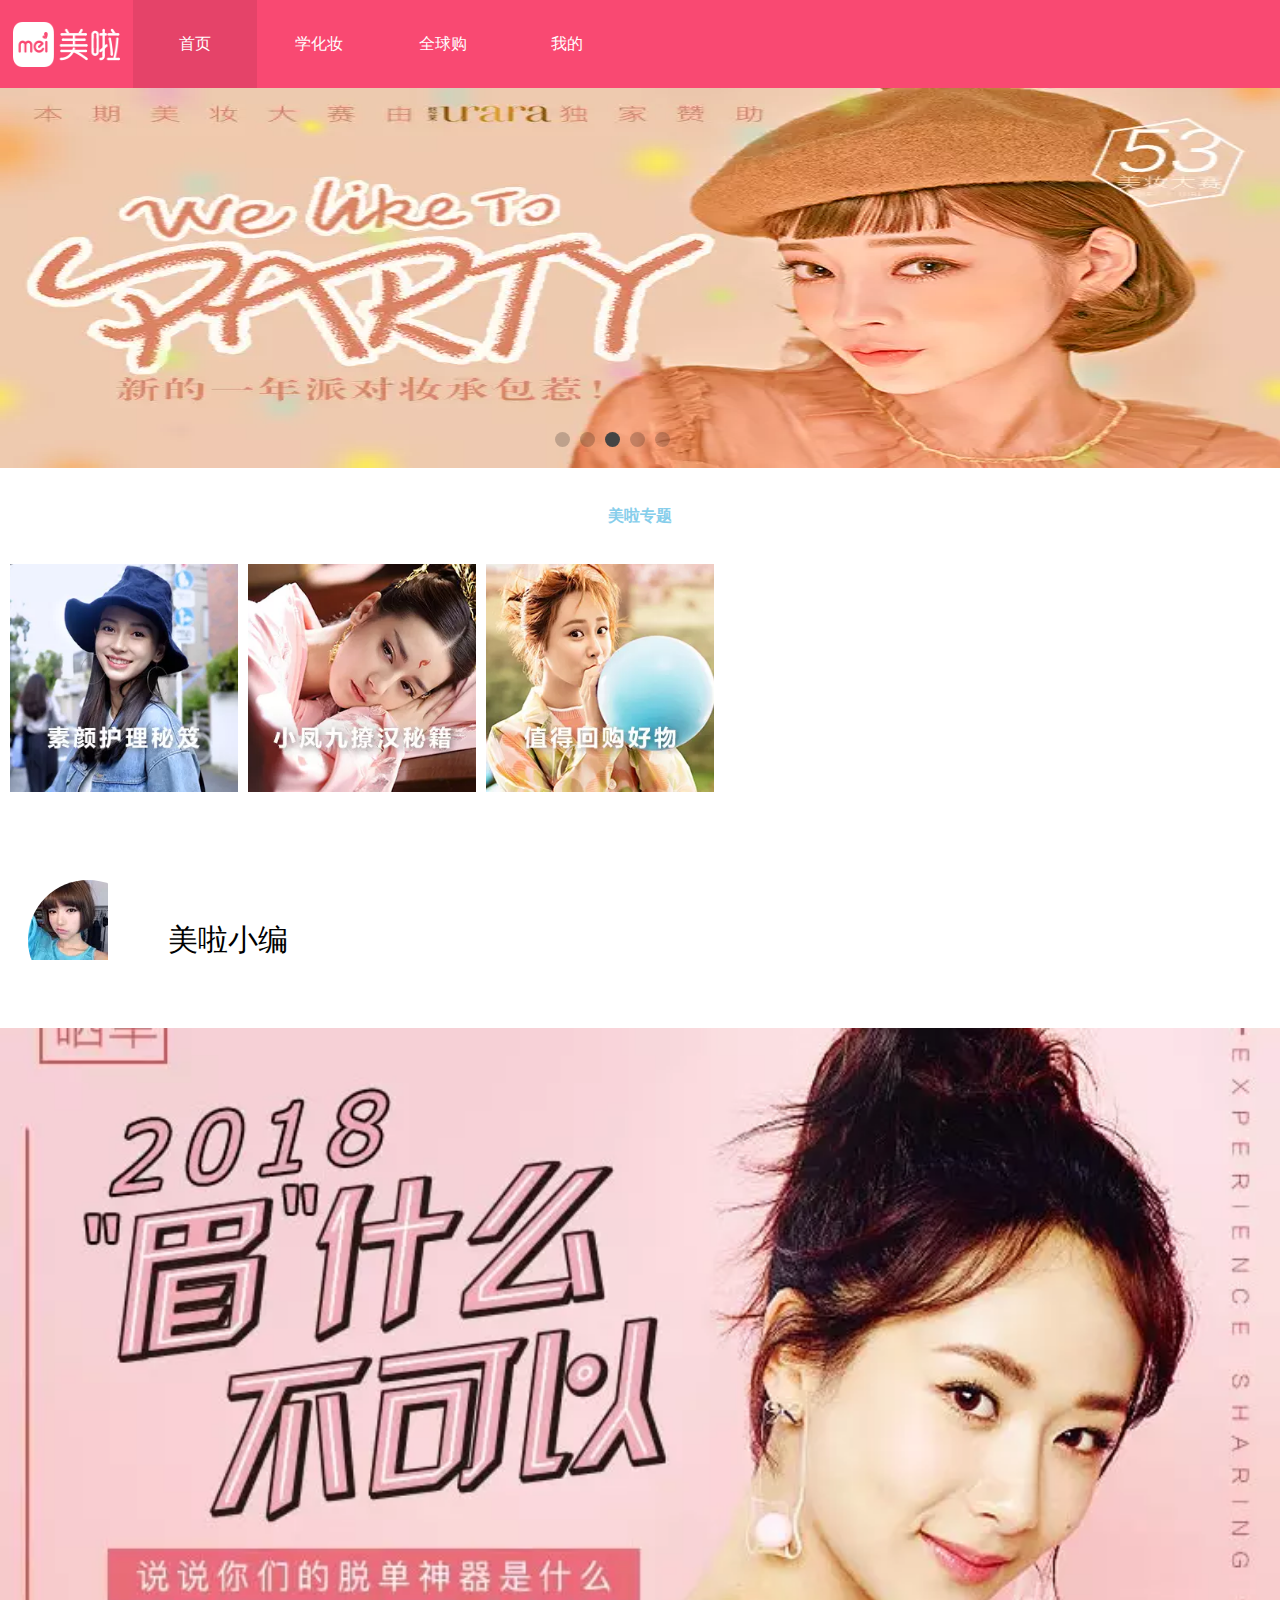
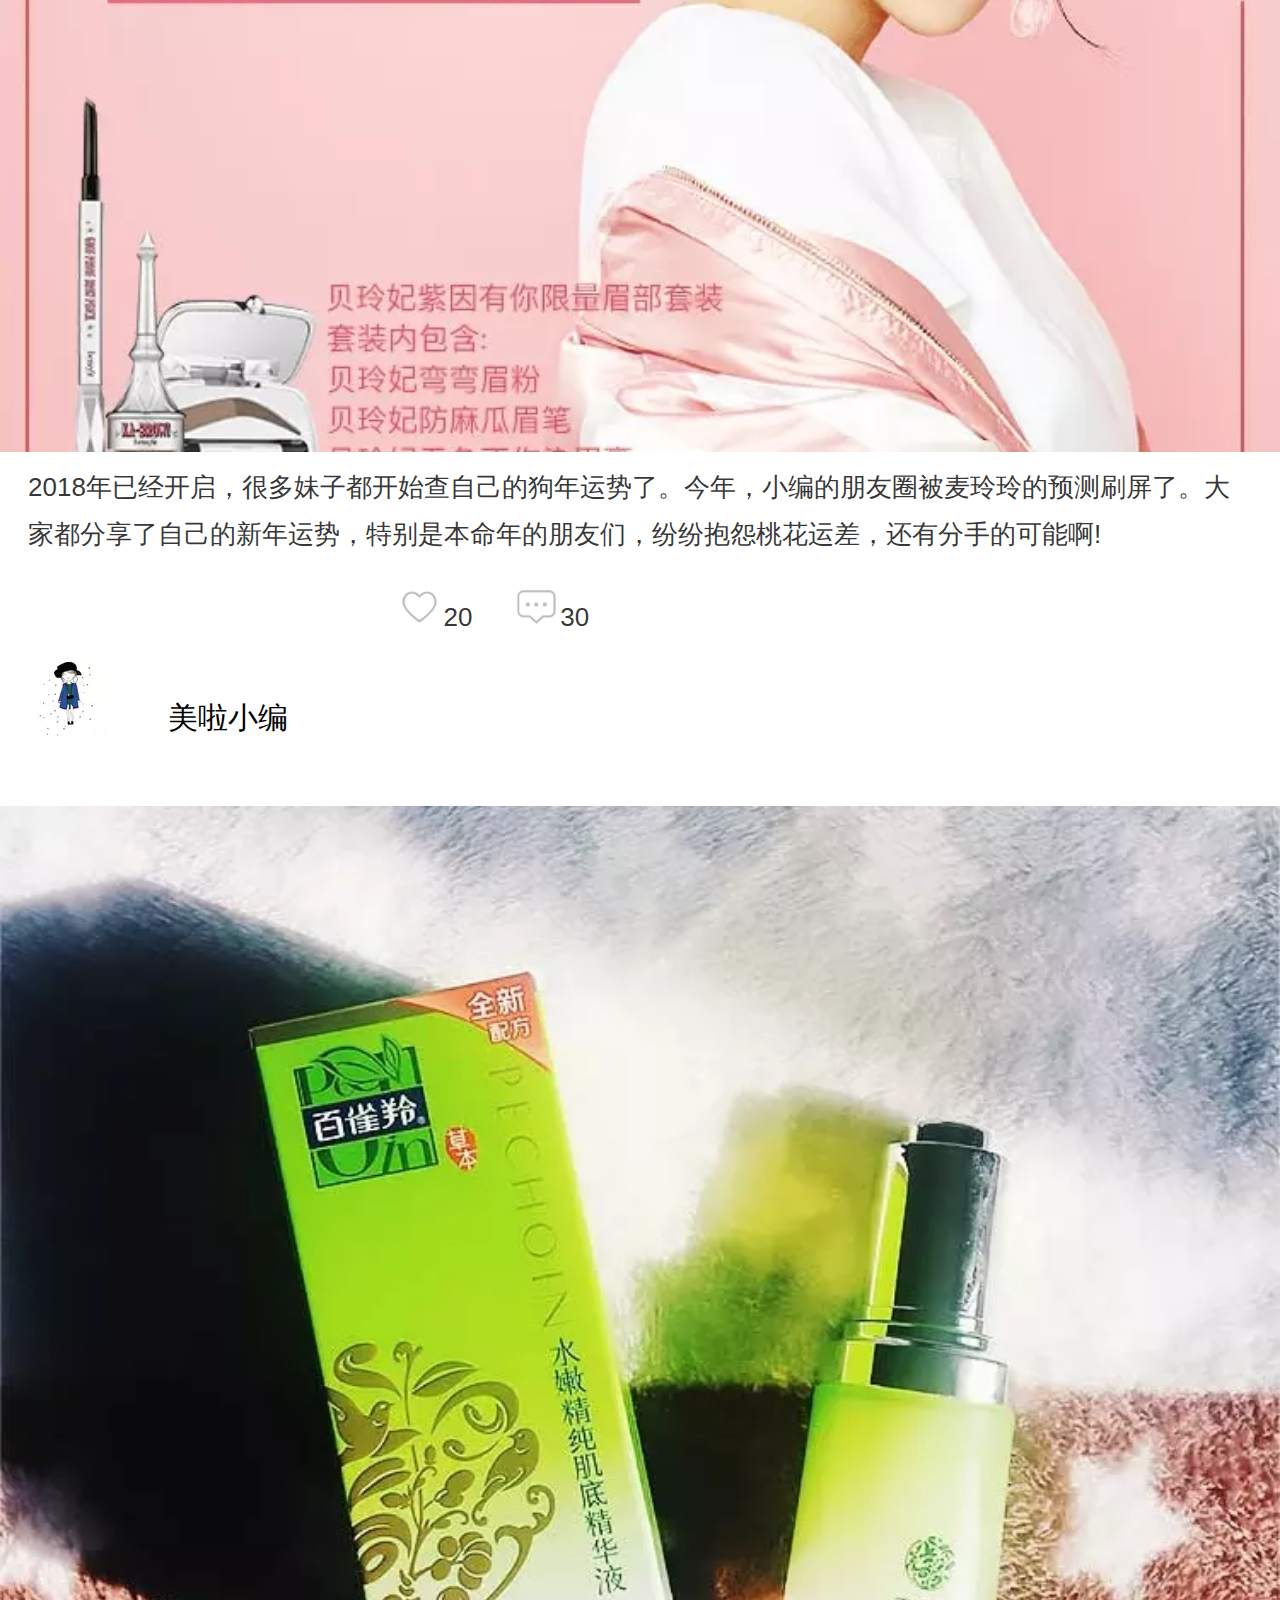
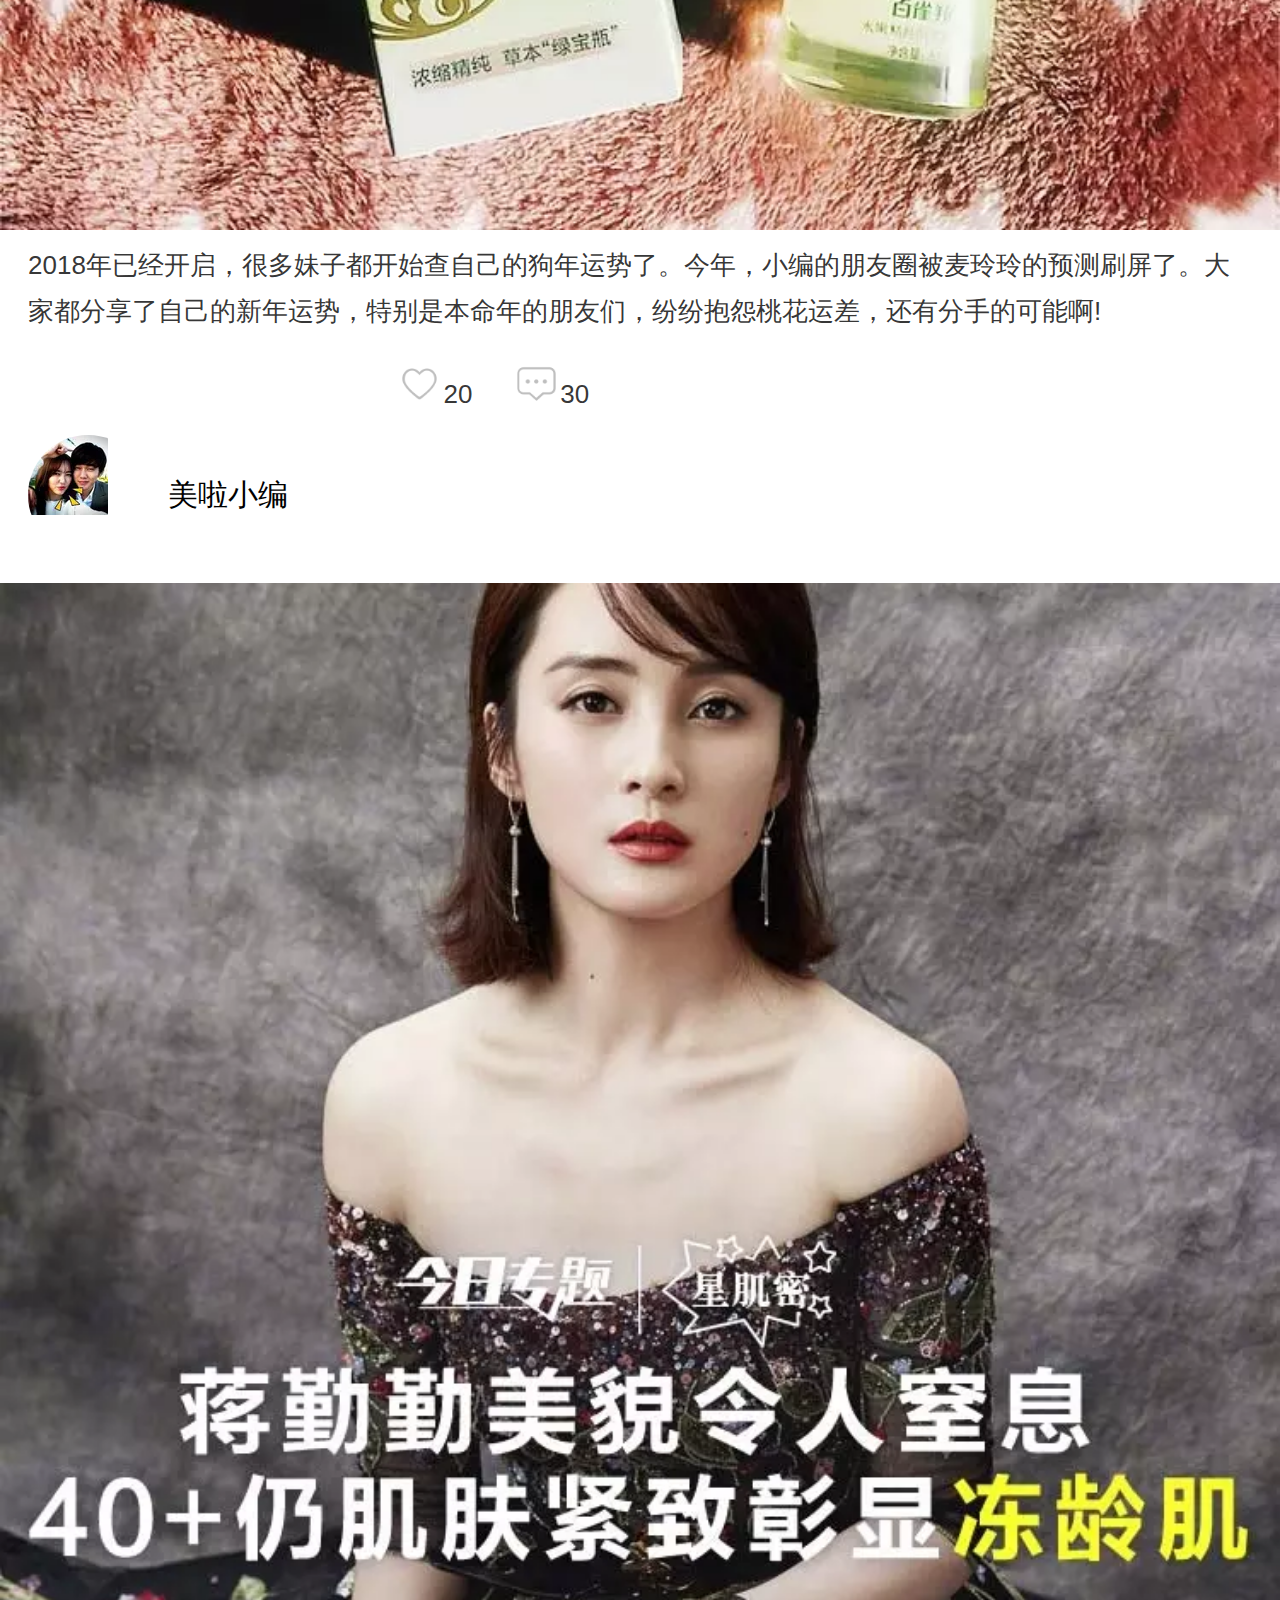
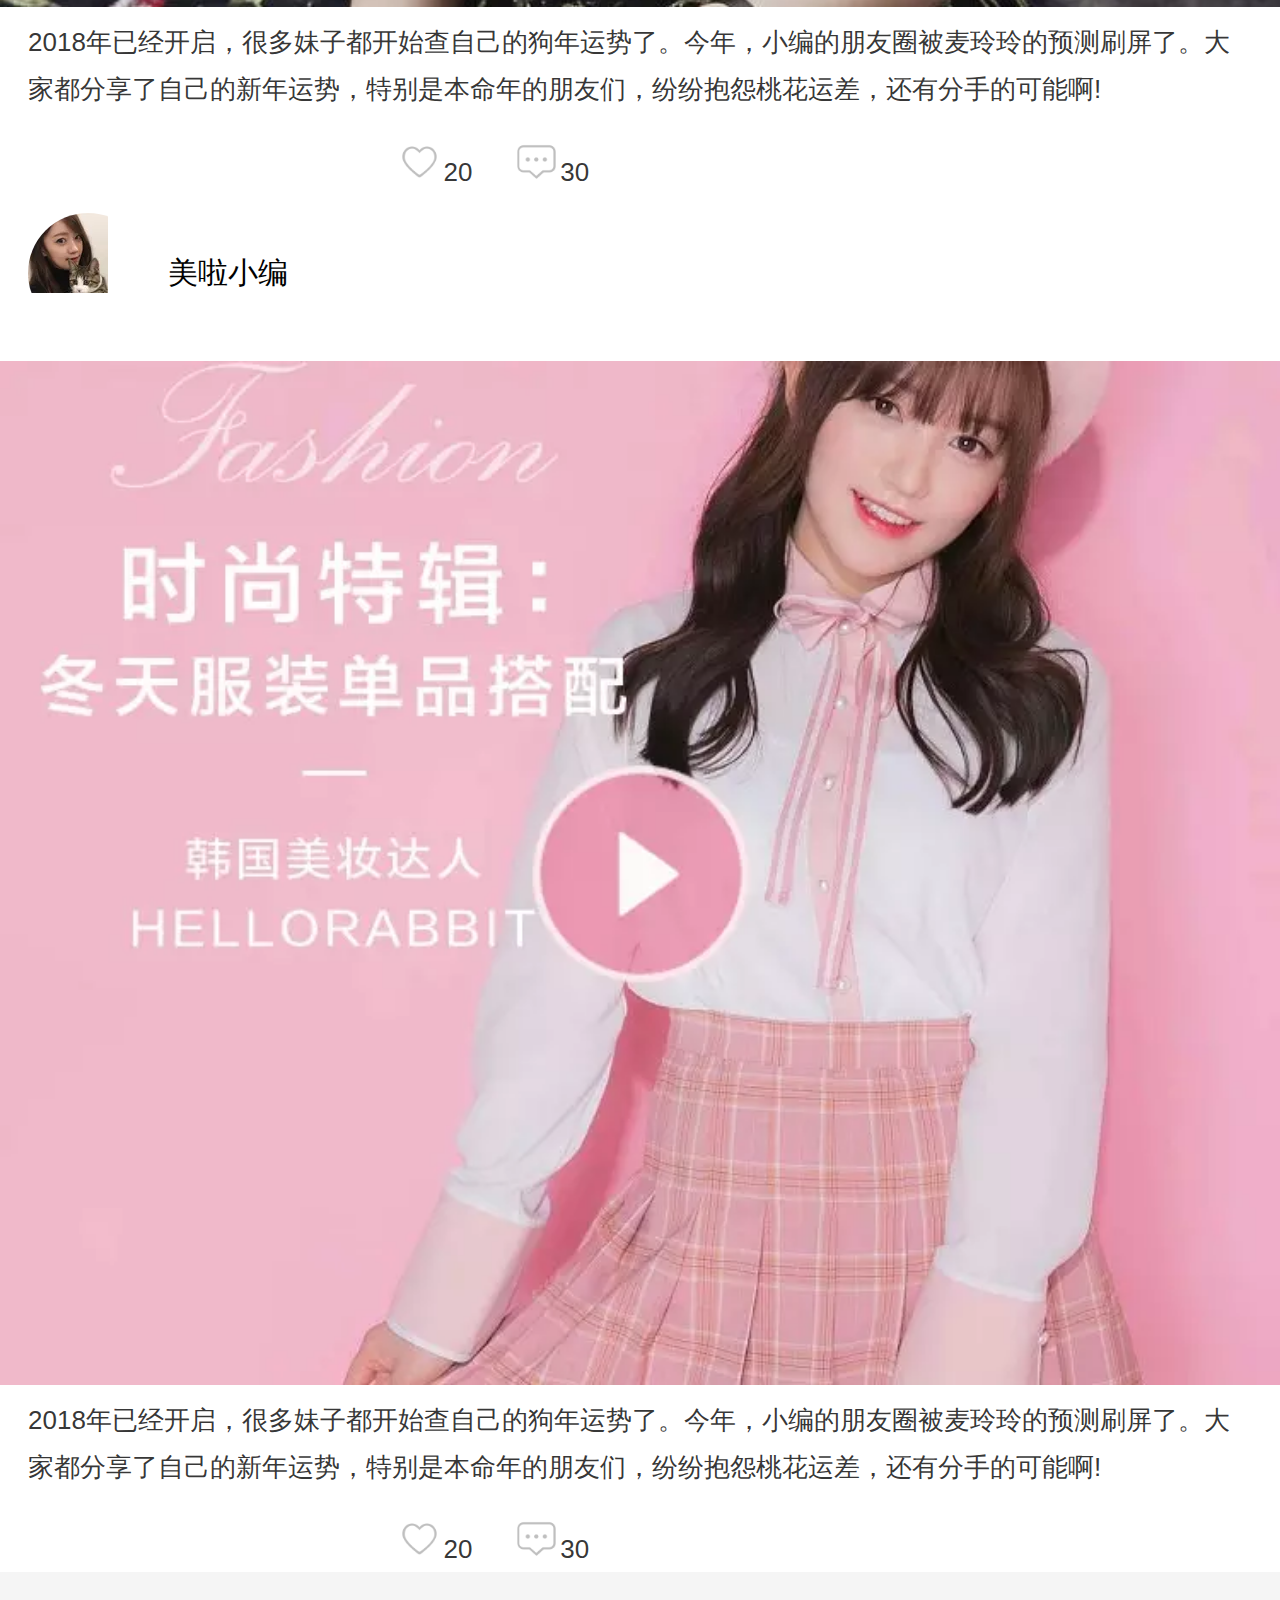
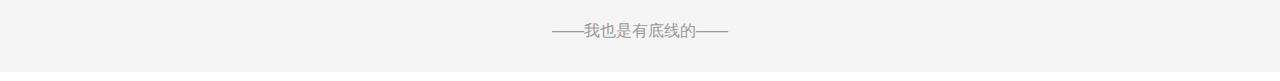
<file: index.html>
<!DOCTYPE html>
<html lang="en">
<head>
	<meta charset="UTF-8">
	<title>首页</title>
	<link rel="shortcut icon" href="img/1.ico" >
	<meta name="viewport" content="width=device-width,user-scalable=no,initial-scale=1.0,maximum-	scale=1.0,minimum-scale=1.0">
	<meta http-equiv="X-UA-Compatible" content="ie=edge">
	<link rel="stylesheet" type="text/css" href="css/index.css">
	<link rel="stylesheet" type="text/css" href="css/base.css">
	<script type="text/javascript" src="js/rem.js"></script>
</head>
<body>
	<header>
		<a href="" class="a">
			<img src="img/icon.png" alt="">
		</a>
		<ul >
			<li class="head1"><a href="index.html">首页</a></li>
			<li class="head"><a href="classf.html">学化妆</a></li>
			<li class="head"><a href="gou.html">全球购</a></li>
			<li class="head"><a href="wo.html">我的</a></li>
		</ul>	
	</header>
	<div class="banner">
		<a href="">
			<img src="img/banner.jpg" alt="">
		</a>
		<div class="dian">
			<div></div>
			<div></div>
			<div style="background-color: #444;opacity: 1;"></div>
			<div></div>
			<div></div>
		</div>
	</div>
	<div class="zhong">
		<h2>美啦专题</h2>
	</div>
	<ul class="bb">
		<li class="tu">
			<a href=""><img src="img/b/b1.jpg" alt=""></a>
		</li>
		<li class="tu">
			<a href=""><img src="img/b/b2.jpg" alt=""></a>
		</li>
		<li class="tu">
			<a href=""><img src="img/b/b3.jpg" alt=""></a>
		</li>
	</ul>
	<!-- <div class="box"></div> -->
	<div class="bo">
		<section>
			<div class="imm"><img src="img/c/t1.jpg" alt=""></div>
			<span>美啦小编</span>
		</section>
		<div class="box_1"><img src="img/c/c1.jpg" alt="" ></div>
		<p>2018年已经开启，很多妹子都开始查自己的狗年运势了。今年，小编的朋友圈被麦玲玲的预测刷屏了。大家都分享了自己的新年运势，特别是本命年的朋友们，纷纷抱怨桃花运差，还有分手的可能啊!</p>
		<div class="zan">
			<div>
				<a href="">
					<img src="img/c/soucang.png">
					<span>20</span>
				</a>
				<a href="">
					<img src="img/c/liuyan.png">
					<span>30</span>
				</a>
			</div>
		</div>
	</div>
	<div class="bo">
		<section>
			<div class="imm"><img src="img/c/t2.jpg" alt=""></div>
			<span>美啦小编</span>
		</section>
		<div class="box_1"><img src="img/c/c2.jpg" alt=""></div>
		<p>2018年已经开启，很多妹子都开始查自己的狗年运势了。今年，小编的朋友圈被麦玲玲的预测刷屏了。大家都分享了自己的新年运势，特别是本命年的朋友们，纷纷抱怨桃花运差，还有分手的可能啊!</p>
		<div class="zan">
			<div>
				<a href="">
					<img src="img/c/soucang.png">
					<span>20</span>
				</a>
				<a href="">
					<img src="img/c/liuyan.png">
					<span>30</span>
				</a>
			</div>
		</div>
	</div>
	<div class="bo">
		<section>
			<div class="imm"><img src="img/c/t3.jpg" alt=""></div>
			<span>美啦小编</span>
		</section>
		<div class="box_1"><img src="img/c/c3.jpg" alt=""></div>
		<p>2018年已经开启，很多妹子都开始查自己的狗年运势了。今年，小编的朋友圈被麦玲玲的预测刷屏了。大家都分享了自己的新年运势，特别是本命年的朋友们，纷纷抱怨桃花运差，还有分手的可能啊!</p>
		<div class="zan">
			<div>
				<a href="">
					<img src="img/c/soucang.png">
					<span>20</span>
				</a>
				<a href="">
					<img src="img/c/liuyan.png">
					<span>30</span>
				</a>
			</div>
		</div>
	</div>
	<div class="bo" style="margin-bottom: 10px;">
		<section>
			<div class="imm"><img src="img/c/t5.jpg" alt=""></div>
			<span>美啦小编</span>
		</section>
		<div class="box_1"><img src="img/c/c5.jpg" alt=""></div>
		<p>2018年已经开启，很多妹子都开始查自己的狗年运势了。今年，小编的朋友圈被麦玲玲的预测刷屏了。大家都分享了自己的新年运势，特别是本命年的朋友们，纷纷抱怨桃花运差，还有分手的可能啊!</p>
		<div class="zan">
			<div>
				<a href="">
					<img src="img/c/soucang.png">
					<span>20</span>
				</a>
				<a href="">
					<img src="img/c/liuyan.png">
					<span>30</span>
				</a>
			</div>
		</div>
	</div>
	<footer>
		<span>——我也是有底线的——</span>
	</footer>
</body>
</html>
</file>
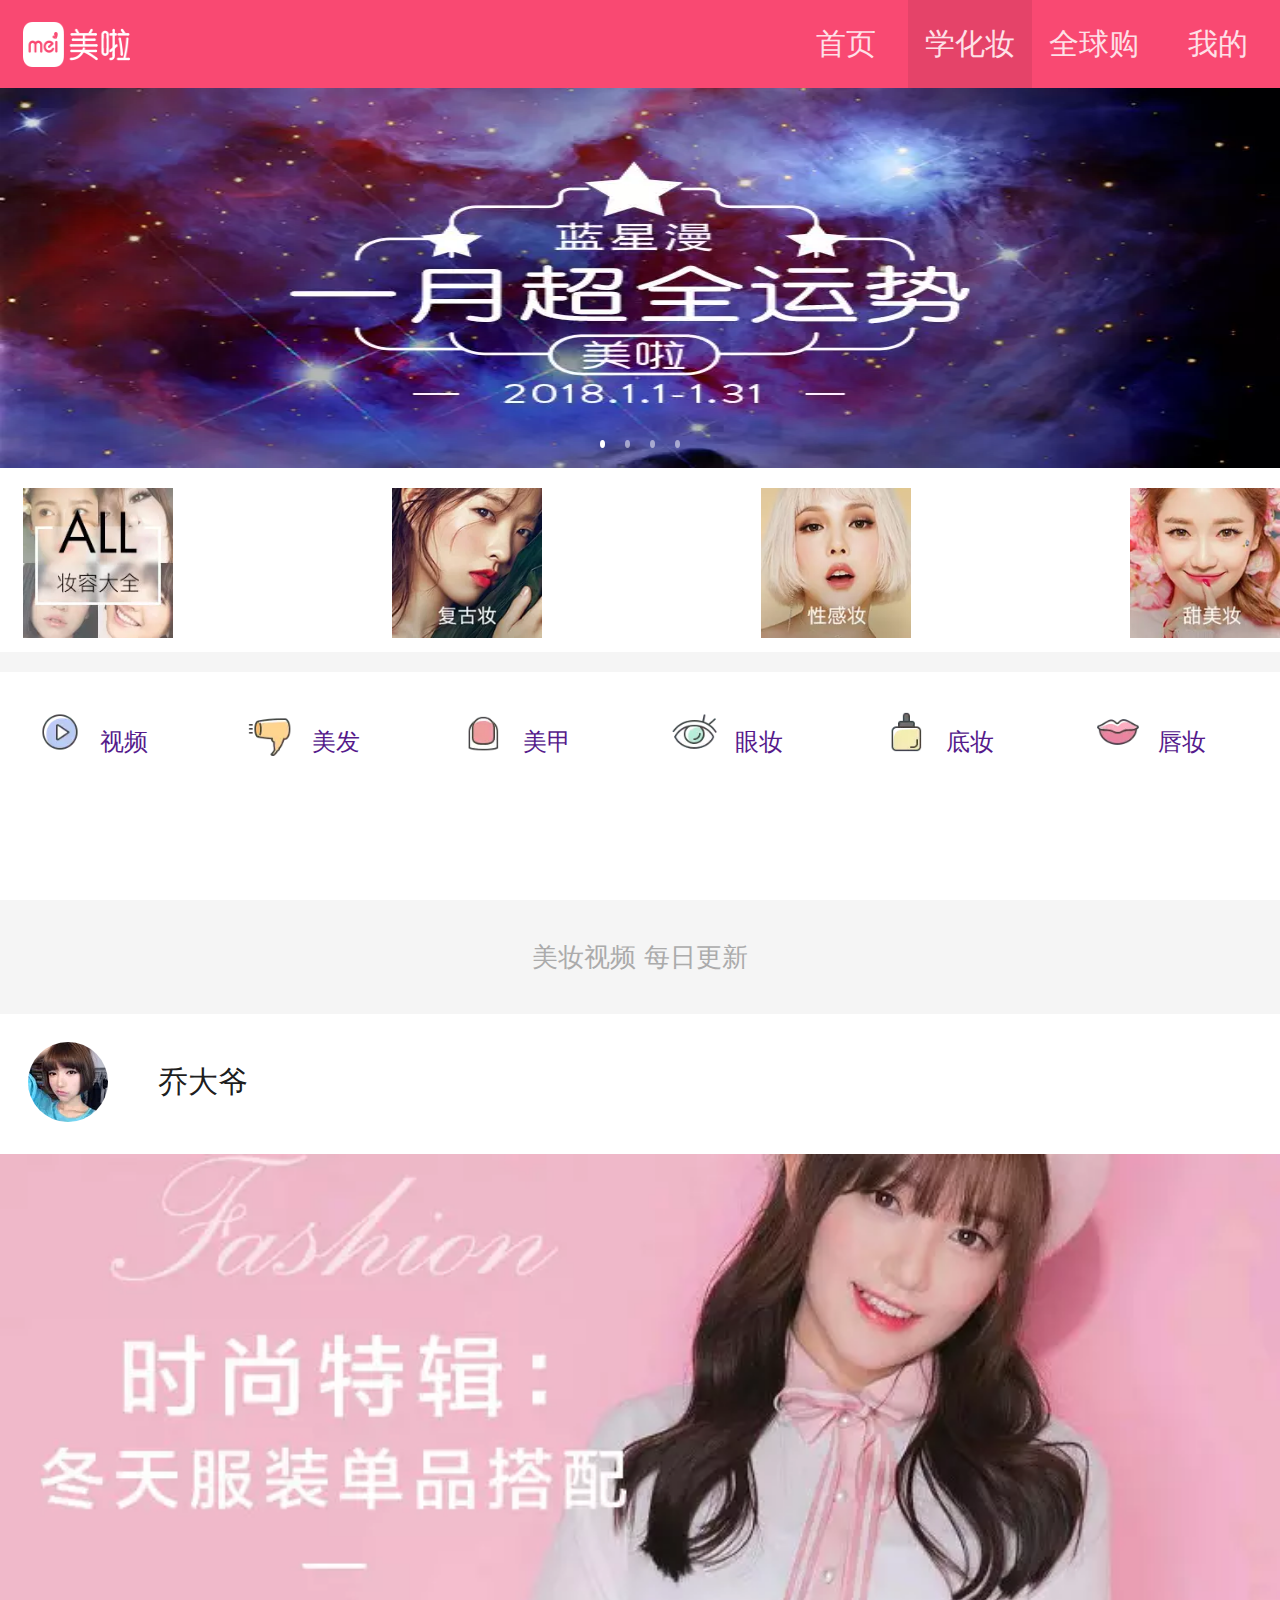
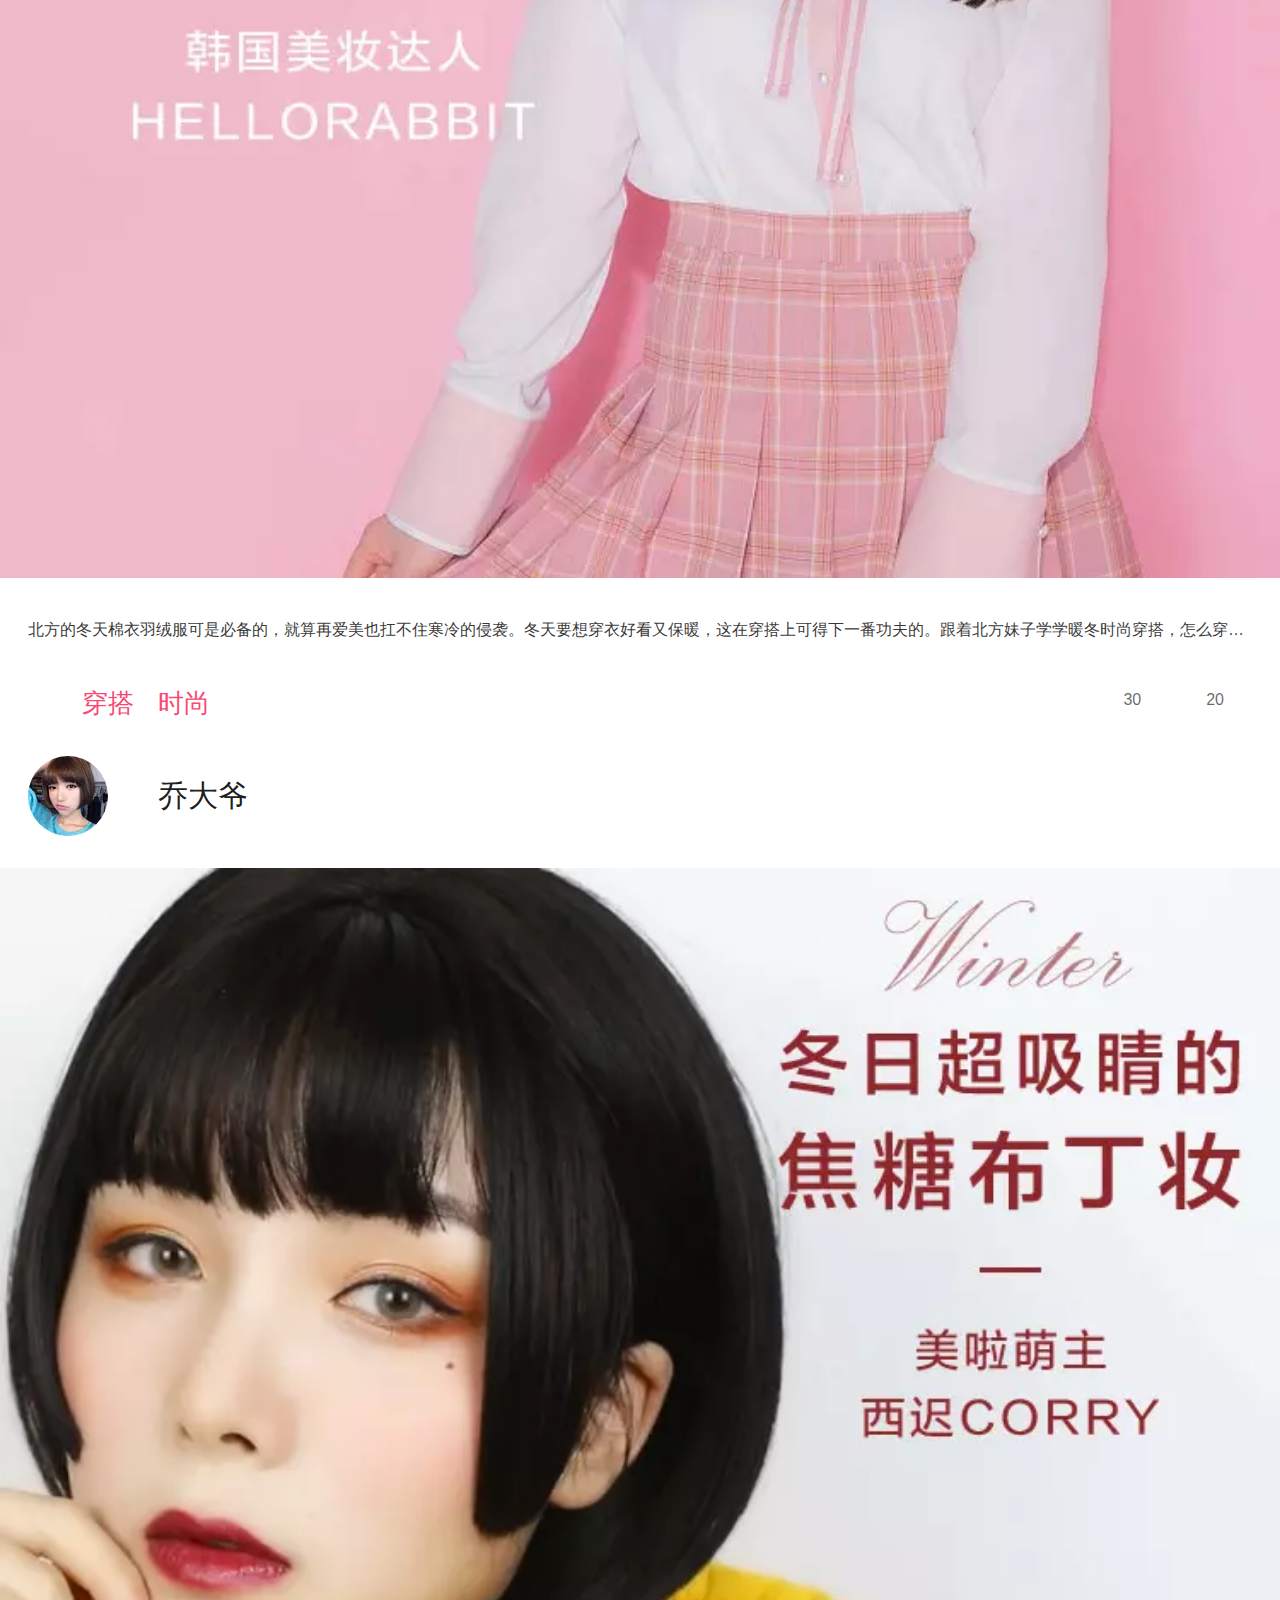
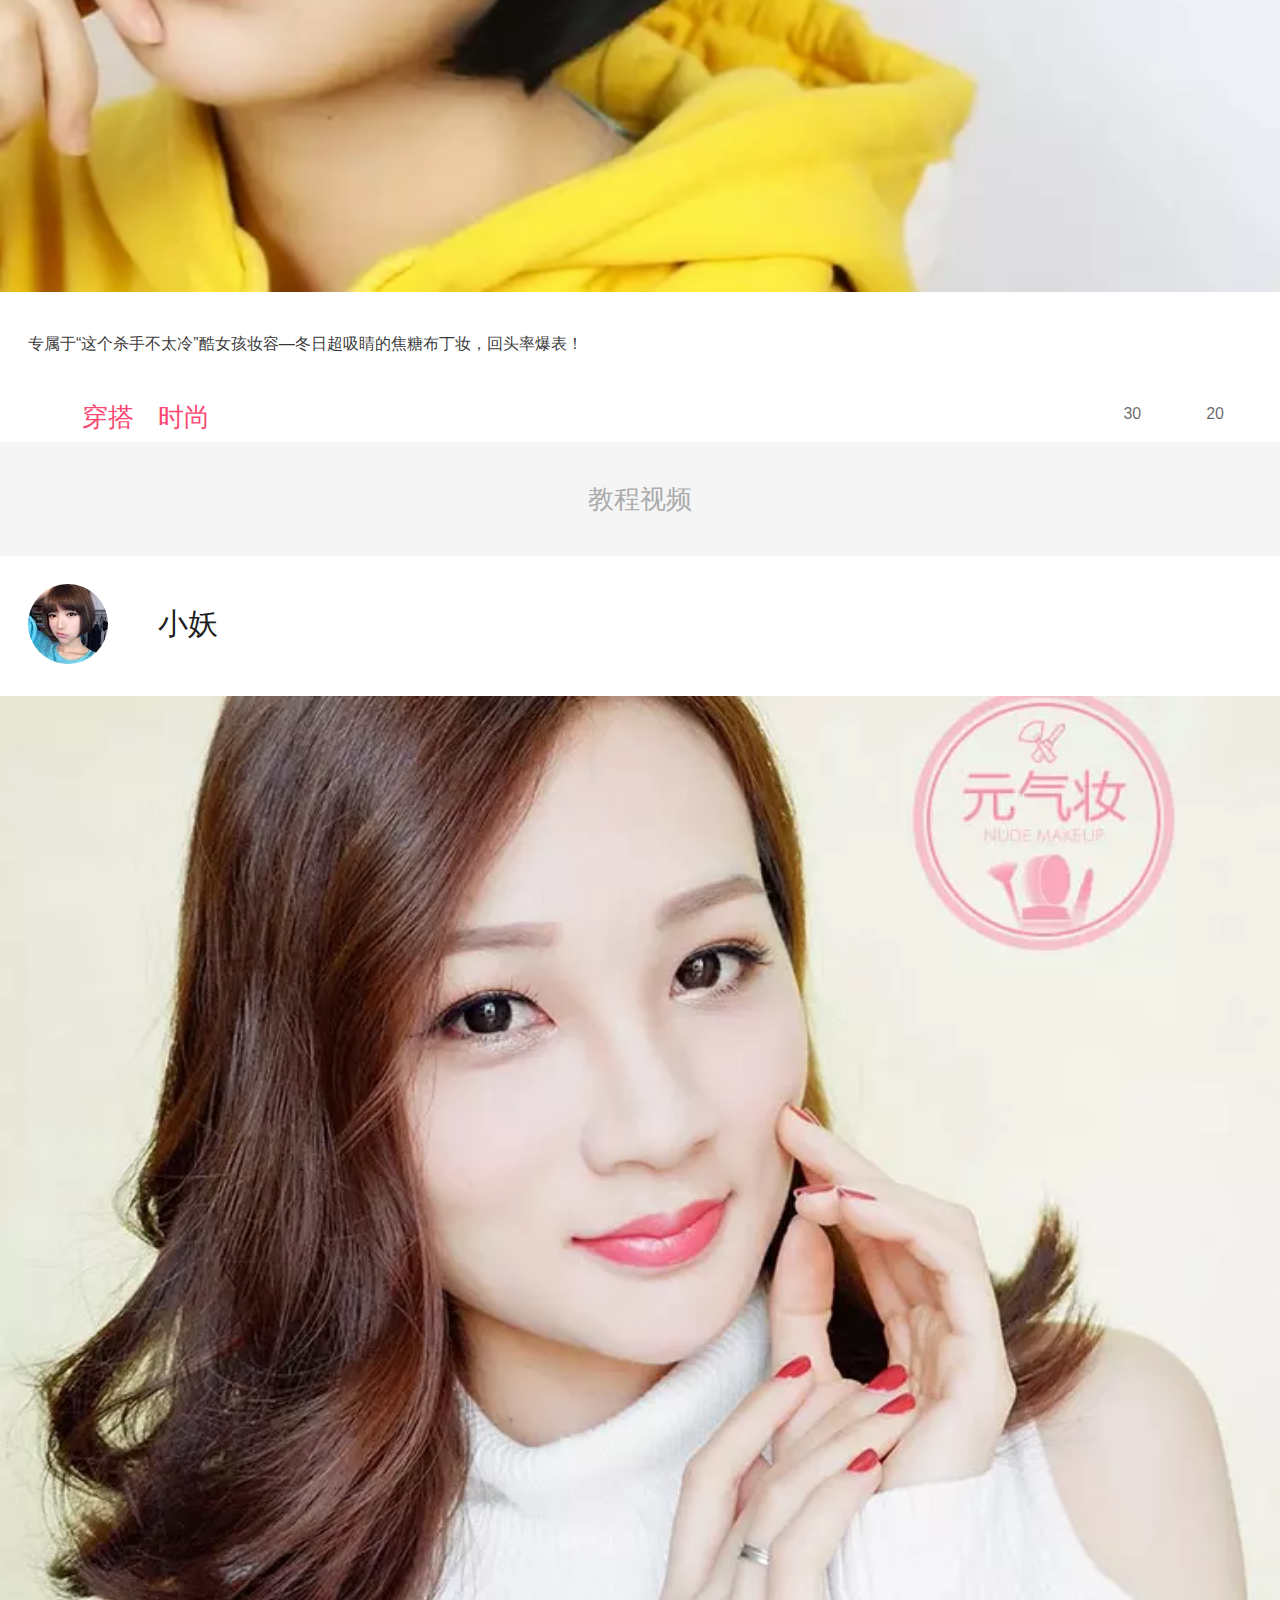
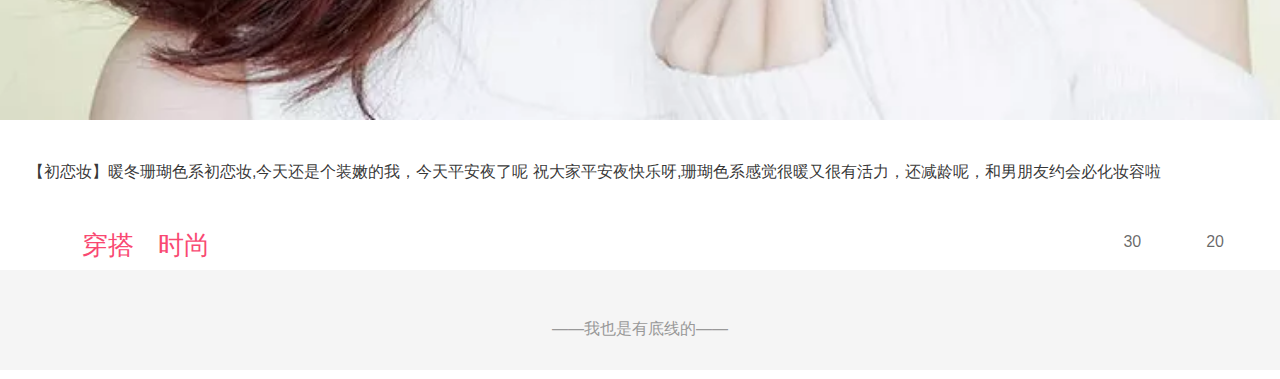
<file: classf.html>
<!DOCTYPE html>
<html lang="en">
<head>
	<meta charset="UTF-8">
	<title>分类</title>
	<meta name="viewport" content="width=device-width,user-scalable=no,initial-scale=1.0,maximum-scale=1.0,minimum-scale=1.0">
	<meta http-equiv="X-UA-Compatible" content="ie=edge">
	<link rel="stylesheet" type="text/css" href="css/classf.css">
	<link rel="stylesheet" type="text/css" href="css/base.css">
	<link rel="stylesheet" href="https:///at.alicdn.com/t/font_532514_4nzmhqgeukgldi.css">
	<!-- <link rel="stylesheet" type="text/css" href="css/index.css"> -->
	<script type="text/javascript" src="js/rem.js"></script>
</head>
<body>
	<header>
		<a href="" class="a">
			<img src="img/icon.png" alt="">
		</a>
		<ul >
			<li class="head1"><a href="index.html">首页</a></li>
			<li class="head"><a href="classf.html">学化妆</a></li>
			<li class="head"><a href="gou.html">全球购</a></li>
			<li class="head"><a href="wo.html">我的</a></li>
		</ul>	
	</header>

	<div class="banner">
		<a href="">
			<img src="img/banner2.jpg" alt="">
		</a>
		<div class="dian">
			<ul>
				<li></li>
				<li></li>
				<li></li>
				<li></li>
			</ul>
		</div>
	</div>

	<div class="clas">
		<a href=""><img src="img/class/1.jpg" alt=""></a>
		<a href=""><img src="img/class/2.jpg" alt=""></a>
		<a href=""><img src="img/class/3.jpg" alt=""></a>
		<a href=""><img src="img/class/4.jpg" alt=""></a>
	</div>
	<div class="fen">
		<ul>
			<li>
				<a href="">
					<img src="img/class/1.png" alt="">
					<span>视频</span></a>
			</li>
			<li><a href=""><img src="img/class/2.png" alt=""><span>美发</span></a></li>
			<li><a href=""><img src="img/class/3.png" alt=""><span>美甲</span></a></li>
			<li><a href=""><img src="img/class/4.png" alt=""><span>眼妆</span></a></li>
			<li><a href=""><img src="img/class/5.png" alt=""><span>底妆</span></a></li>
			<li><a href=""><img src="img/class/6.png" alt=""><span>唇妆</span></a></li>
			
		</ul>

	</div>
	<div class="zi">
		<div class="bg1">
			<!-- <img src="img/jing.png" alt=""> -->
		</div>
		<h2>美妆视频 每日更新</h2>
		<div class="bg2">
			<!-- <img src="img/jing.png" alt=""> -->
		</div>
	</div>

<!-- 头像 -->
	<div class="box">
		<div class="tou">
			<a href="">
				<img src="img/c/t1.jpg" alt="">
			</a>
			<i class="iconfont">&#xe636;</i>

			<span>乔大爷</span>

		</div>
		<div class="bp">
			<img src="img/class/c1.jpg" alt="">
		</div>
		<p>
			北方的冬天棉衣羽绒服可是必备的，就算再爱美也扛不住寒冷的侵袭。冬天要想穿衣好看又保暖，这在穿搭上可得下一番功夫的。跟着北方妹子学学暖冬时尚穿搭，怎么穿既保暖又有潮人时尚感？
		</p>
		<div class="biaoq">
			<i class="iconfont">&#xe63b;</i>
			<a href="">
				<span>穿搭</span>
			</a>
			<a href="">
				<span>时尚</span>
			</a>
		</div>
		<div class="liuy">
			<a>
				<i class="iconfont">&#xe600;</i>
				<span>20</span>
			</a>
			<a>
				<i class="iconfont">&#xe620;</i>
				<span>30</span>
			</a>
		</div>
	</div>
	<div class="box" id="box2">
		<div class="tou">
			<a href="">
				<img src="img/c/t1.jpg" alt="">
				<i class="iconfont">&#xe636;</i>
			</a>
			<span>乔大爷</span>

		</div>
		<div class="bp">
			<img src="img/class/c2.jpg" alt="">
		</div>
		<p>
			专属于“这个杀手不太冷”酷女孩妆容—冬日超吸睛的焦糖布丁妆，回头率爆表！
		</p>
		<div class="biaoq">
			<i class="iconfont">&#xe63b;</i>
			<a href="">
				<span>穿搭</span>
			</a>
			<a href="">
				<span>时尚</span>
			</a>
		</div>
		<div class="liuy">
			<a>
				<i class="iconfont">&#xe600;</i>
				<span>20</span>
			</a>
			<a>
				<i class="iconfont">&#xe620;</i>
				<span>30</span>
			</a>
		</div>
	</div>
	<div class="zi zi_2">
			<div class="bg1">
				<!-- <img src="img/jing.png" alt=""> -->
			</div>
			<h2>教程视频</h2>
			<div class="bg2">
				<!-- <img src="img/jing.png" alt=""> -->
			</div>
		</div>
<div class="box">
	<div class="tou">
		<a href="">
			<img src="img/c/t1.jpg" alt="">
			<i class="iconfont">&#xe636;</i>
		</a>
		<span>小妖</span>

	</div>
	<div class="bp">
		<img src="img/class/c3.jpg" alt="">
	</div>
	<p>【初恋妆】暖冬珊瑚色系初恋妆,今天还是个装嫩的我，今天平安夜了呢 祝大家平安夜快乐呀,珊瑚色系感觉很暖又很有活力，还减龄呢，和男朋友约会必化妆容啦</p>
	<div class="biaoq">
		<i class="iconfont">&#xe63b;</i>
		<a href="">
			<span>穿搭</span>
		</a>
		<a href="">
			<span>时尚</span>
		</a>
	</div>
	<div class="liuy">
		<a>
			<i class="iconfont">&#xe600;</i>
			<span>20</span>
		</a>
		<a>
			<i class="iconfont">&#xe620;</i>
			<span>30</span>
		</a>
	</div>
</div>
<footer>
		<span>——我也是有底线的——</span>
	</footer>
</body>
</html>
</file>
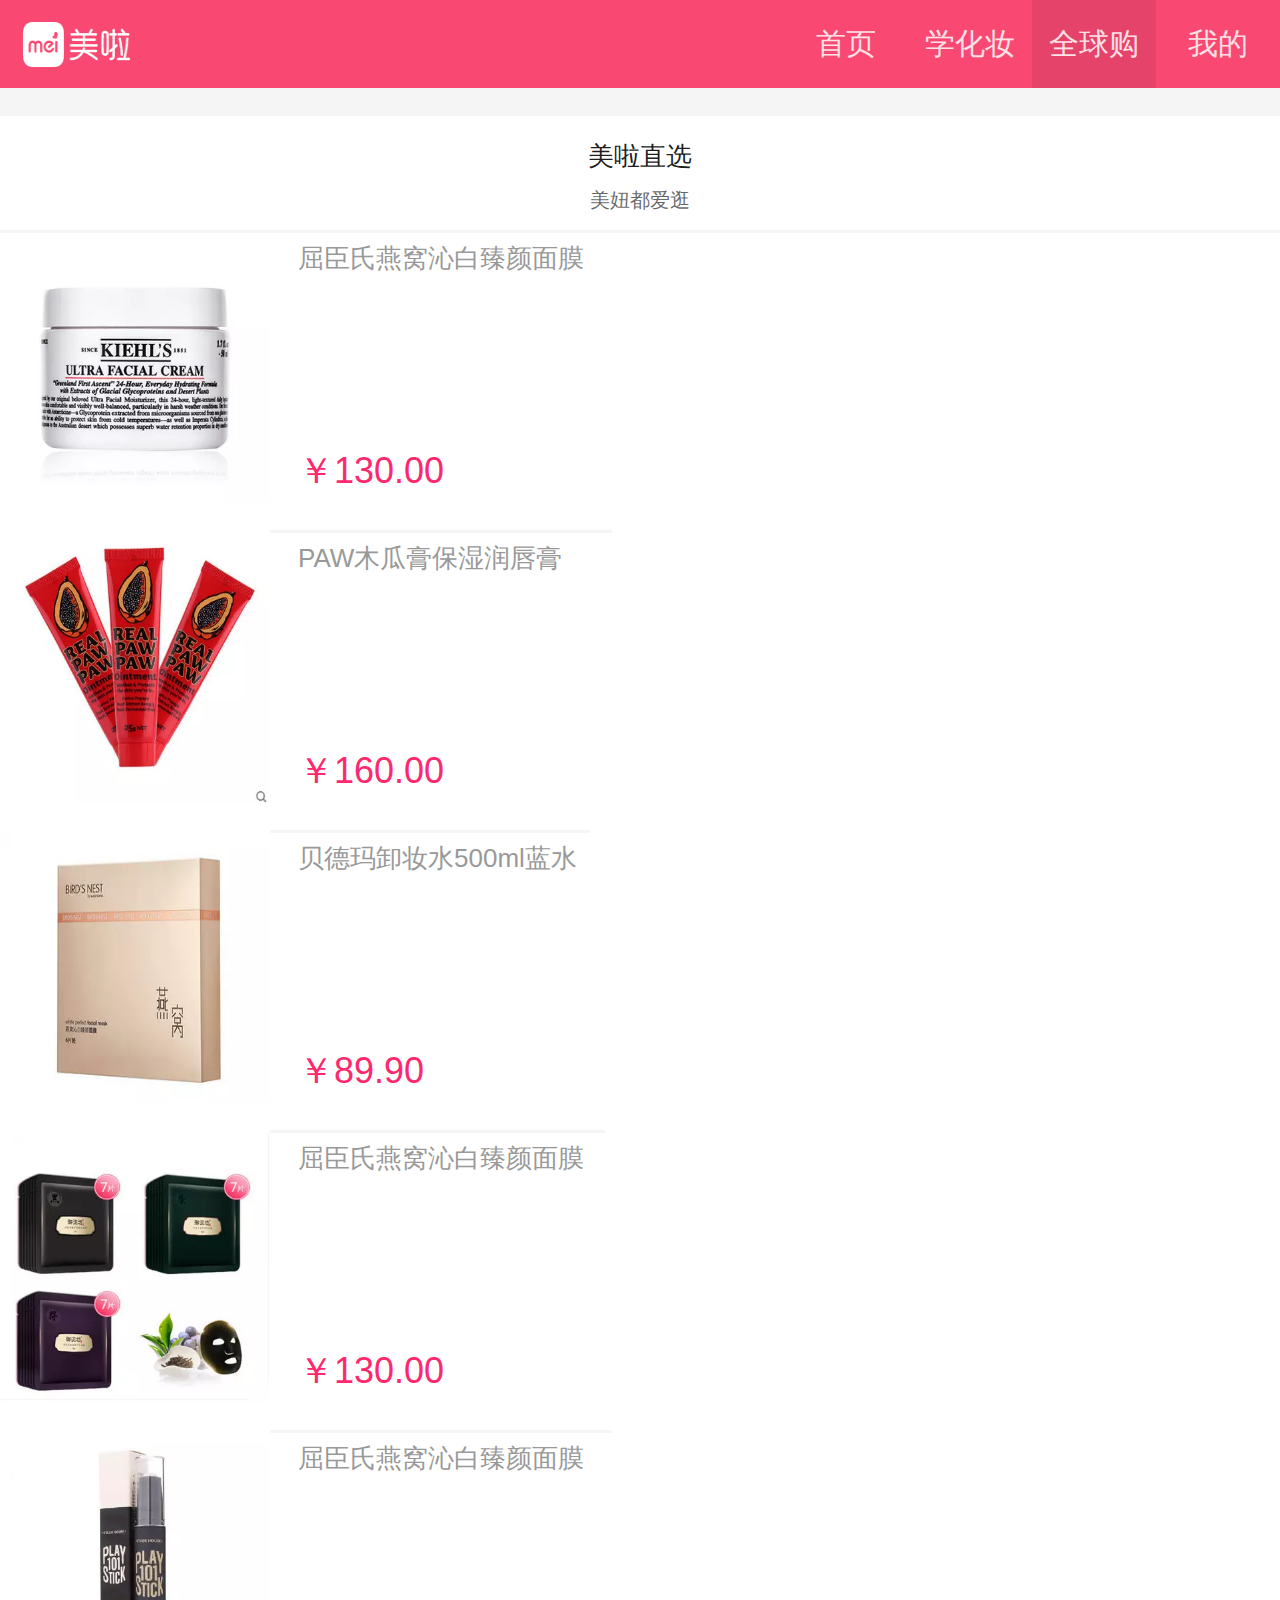
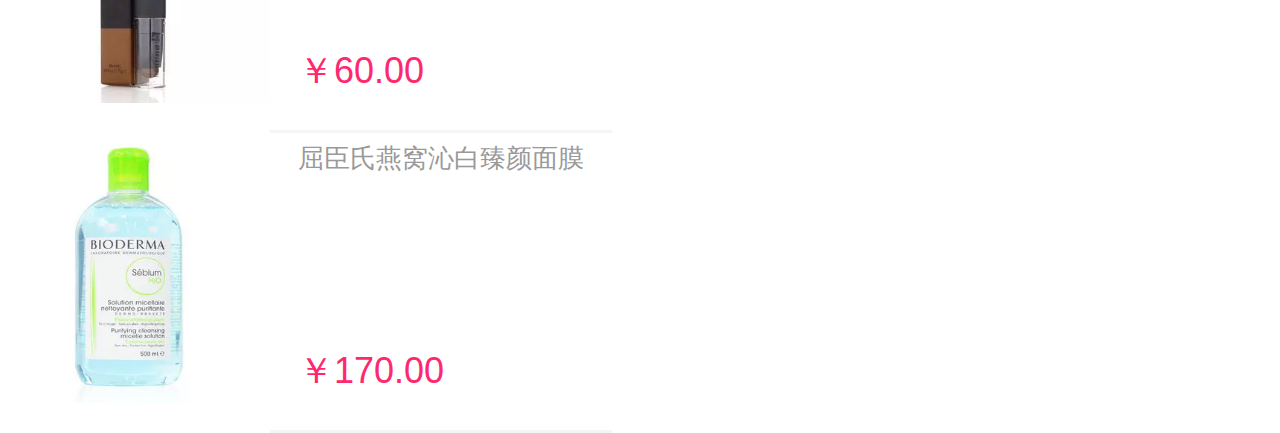
<file: gou.html>
<!DOCTYPE html>
<html lang="en">
<head>
	<meta charset="UTF-8">
	<title>全球购</title>
	<meta name="viewport" content="width=device-width,user-scalable=no,initial-scale=1.0,maximum-scale=1.0,minimum-scale=1.0">
	<meta http-equiv="X-UA-Compatible" content="ie=edge">
	<link rel="stylesheet" type="text/css" href="css/classf.css">
	<link rel="stylesheet" type="text/css" href="css/base.css">
	<link rel="stylesheet" href="css/gou.css">
	<script type="text/javascript" src="js/rem.js"></script>
</head>
<body>
	<header>
		<a href="" class="a">
			<img src="img/icon.png" alt="">
		</a>
		<ul >
			<li class="head1"><a href="index.html">首页</a></li>
			<li class="head"><a href="classf.html">学化妆</a></li>
			<li class="head"><a href="gou.html">全球购</a></li>
			<li class="head"><a href="wo.html">我的</a></li>
		</ul>	
	</header>
	<div class="boxx">
		
			<div class="top">
				<div class="bg1"></div>
				<span>美啦直选</span>
				<div class="bg2"></div>
				<div class="guang">美妞都爱逛</div>
			</div>
			<ul>
				<li>
					<a href="xiaoqing.html">
						<div class="left">
							<img src="img/liebiao/1.jpg" alt="">
						</div>
						<div class="right">
							<div class="title">
								<span>屈臣氏燕窝沁白臻颜面膜</span>
							</div>
							<div class="price">
								<span>￥130.00</span>
							</div>
						</div>
					</a>
					
				</li>
				<li>
					<a href="xiaoqing.html">
					<div class="left">
						<img src="img/liebiao/2.jpg" alt="">
					</div>
					<div class="right">
						<div class="title">
							<span> PAW木瓜膏保湿润唇膏</span>
						</div>
						<div class="price">
							<span>￥160.00</span>
						</div>
					</div>
				</a>
				</li>
				<li>
					<a href="xiaoqing.html">
					<div class="left">
						<img src="img/liebiao/3.jpg" alt="">
					</div>
					<div class="right">
						<div class="title">
							<span>贝德玛卸妆水500ml蓝水</span>
						</div>
						<div class="price">
							<span>￥89.90</span>
						</div>
					</div>
				</a>
			</li>
				<li>
					<a href="xiaoqing.html">
					<div class="left">
						<img src="img/liebiao/4.jpg" alt="">
					</div>
					<div class="right">
						<div class="title">
							<span>屈臣氏燕窝沁白臻颜面膜</span>
						</div>
						<div class="price">
							<span>￥130.00</span>
						</div>
					</div>
				</a></li>
				<li>
					<a href="xiaoqing.html">
					<div class="left">
						<img src="img/liebiao/5.jpg" alt="">
					</div>
					<div class="right">
						<div class="title">
							<span>屈臣氏燕窝沁白臻颜面膜</span>
						</div>
						<div class="price">
							<span>￥60.00</span>
						</div>
					</div>
				</a></li>
				<li>
					<a href="xiaoqing.html">
					<div class="left">
						<img src="img/liebiao/6.jpg" alt="">
					</div>
					<div class="right">
						<div class="title">
							<span>屈臣氏燕窝沁白臻颜面膜</span>
						</div>
						<div class="price">
							<span>￥170.00</span>
						</div>
					</div>
				</a></li>
			</ul>
		</div>
		
	
</body>
</html>
</file>
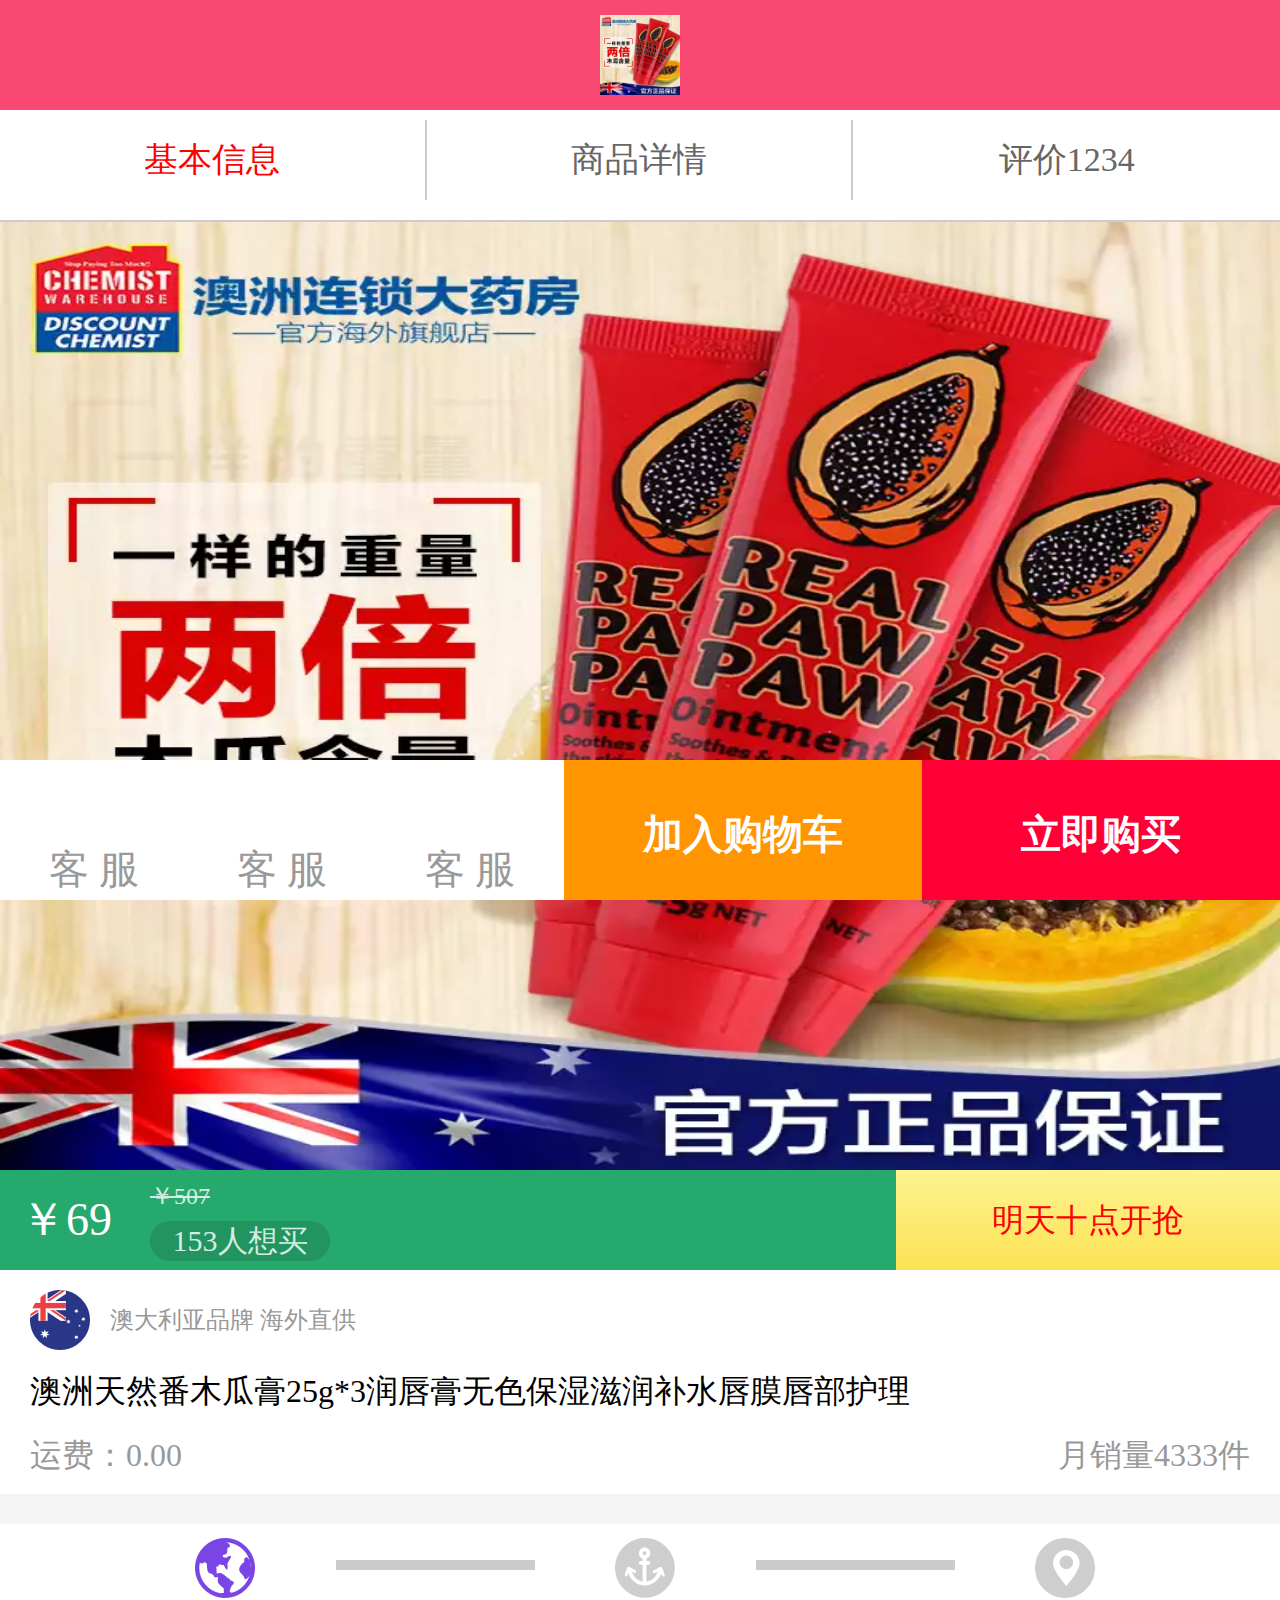
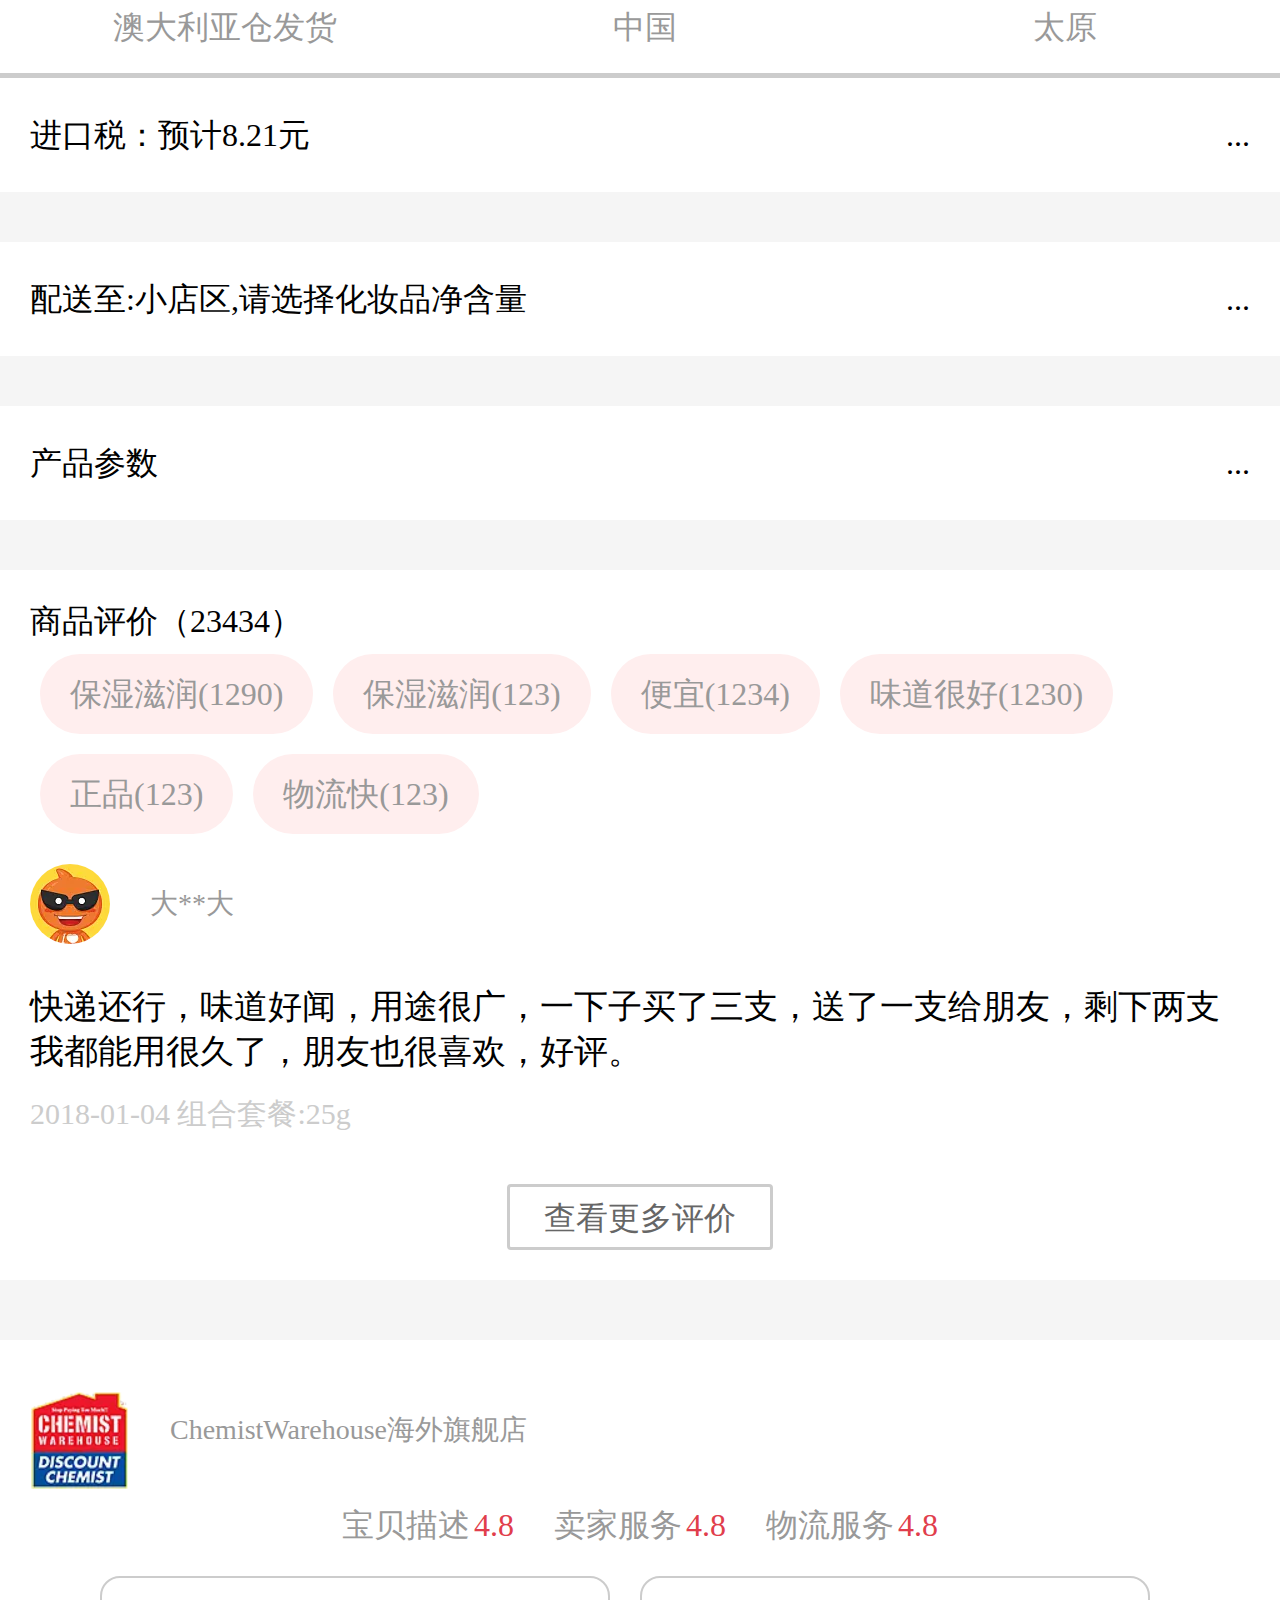
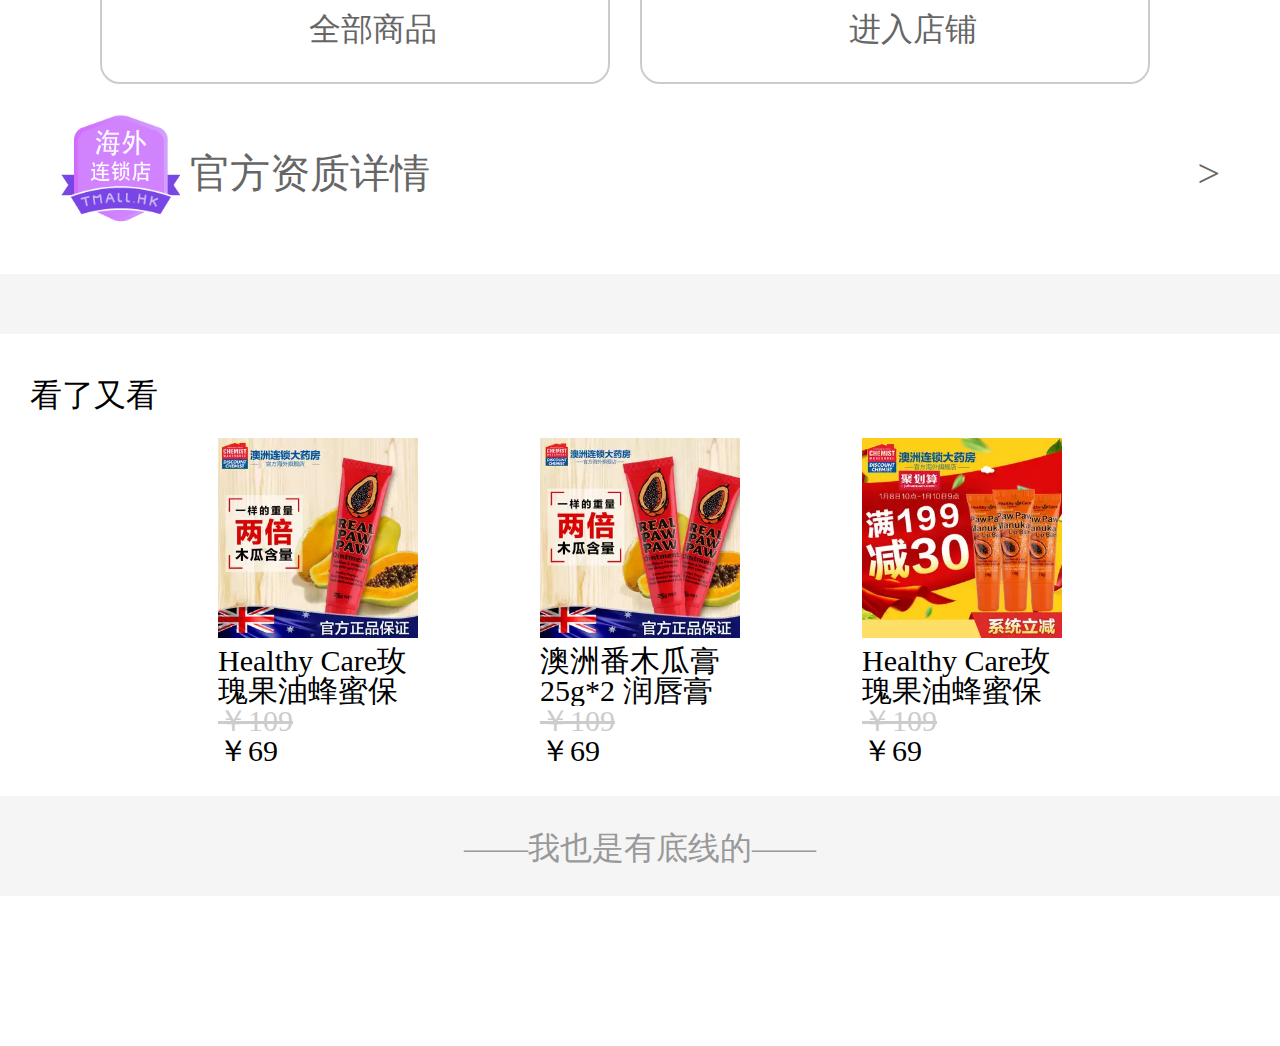
<file: xiaoqing.html>
<!DOCTYPE html>
<html lang="en">
<head>
	<meta charset="UTF-8">
	<link rel="stylesheet" href="css/xiaoqing.css">
	<link rel="stylesheet" href="https:///at.alicdn.com/t/font_532514_1axdtrcm4fsz6w29.css">
	<link rel="stylesheet" href="https:///at.alicdn.com/t/font_538392_8qkm034prykfbt9.css">
	<!-- <link rel="stylesheet" href="css/base.css"> -->
	<script type="text/javascript" src="js/rem.js"></script>
	<title>详情页</title>
</head>
<body>
	<nav>
		<div class="a"><a href="gou.html"><i class="iconfont">&#xe65b;</i></a></div>
		<div class="box"><a href=""><img src="img/xiangqing/b.jpg" alt=""></a></div>
		<div class="a"><a href=""><i class="iconfont">&#xe61a;</i></a></div>
	</nav>
	<header>
		<ul>
			<li>
				<div >
					<span>基本信息</span>
				</div>
			</li>
			<li>
				<div >
					<span>商品详情</span></div>
			</li>
			<li>
				<div class="so">
					<span>评价1234</span></div>
			</li>
		</ul>
	</header>
	<div class="banner"><img src="img/xiangqing/b.jpg" alt=""></div>
	<div class="gang">
		<div class="left">
			<div class="l1">
				<span>￥69</span>
			</div>
			<div class="zhong">
				<span>￥507</span>
				<span>153人想买</span>
			</div>
		</div>
		<div class="right">
			<span>明天十点开抢</span>
		</div>
	</div>
	<div class="country">
		<div class="box1">
			<div class="left">
				<img src="img/xiangqing/c.png" alt="">
				<span>澳大利亚品牌 海外直供</span>
			</div>
		</div>
		<div class="box2">
			澳洲天然番木瓜膏25g*3润唇膏无色保湿滋润补水唇膜唇部护理
		</div>
		<div class="box3">
			<span>运费：0.00</span>
			<span>月销量4333件</span>
		</div>
	</div>
<!-- yunshu -->
	<div class="yunshu">
		<div class="cell">
			<img src="img/xiangqing/1.png" alt="">
			<div class="tiao"></div>
			<span>澳大利亚仓发货</span>
		</div>
		<div class="cell">
			<div class="tiao2"></div>
			<img src="img/xiangqing/2.png" alt="">
			<div class="tiao"></div>

			<span>中国</span>
		</div>
		<div class="cell">
			<div class="tiao2"></div>
			<img src="img/xiangqing/3.png" alt="">
			<span>太原</span>
		</div>
	</div>
	<div class="money">
		<div class="left">
			<span>进口税：预计8.21元</span>
		</div>
		<div class="right">
			<span>...</span>
		</div>
	</div>
	<div class="money">
		<div class="left">
			<span>配送至:小店区,请选择化妆品净含量</span>
		</div>
		<div class="right">
			<span>...</span>
		</div>
	</div>
	<div class="money">
		<div class="left">
			<span>产品参数</span>
		</div>
		<div class="right">
			<span>...</span>
		</div>
	</div>
	<div class="pingjia">
		<div class="top">
			<span>商品评价（23434）</span>
		</div>
		<ul>
			<li>
				<span>保湿滋润(1290)</span>
			</li>
			<li><span>保湿滋润(123)</span></li>
			<li><span>便宜(1234)</span></li>
			<li><span>味道很好(1230)</span></li>
			<li><span>正品(123)</span></li>
			<li><span>物流快(123)</span></li>
		</ul>
		<div class="tou">
			<div class="tu"><img src="img/xiangqing/t.jpg" alt=""></div>
			<span>大**大 </span>
		</div>
		<div class="p"><span>快递还行，味道好闻，用途很广，一下子买了三支，送了一支给朋友，剩下两支我都能用很久了，朋友也很喜欢，好评。</span>
		</div>
		<div class="name"><span>2018-01-04 组合套餐:25g</span></div>
		
	</div>
	<div class="gengduo">
			<span>查看更多评价</span>
		</div>
	<div class="tiaoo"></div>
	<div class="da">
		<div class="qijian">
			<div class="tou">
				<img src="img/xiangqing/t1.jpg" alt="">
				<span>ChemistWarehouse海外旗舰店</span>
			</div>
			<ul>
				<li>
					<span>宝贝描述</span>
					<span>4.8</span>
				</li>
				<li>
					<span>卖家服务</span>
					<span>4.8</span>
				</li>
				<li>
					<span>物流服务</span>
					<span>4.8</span>
				</li>
			</ul>
			<div class="dafu">
			<div class="fu">
				<a href="">
					<i class="iconfont">&#xe614;</i>
					<span>全部商品</span>
				</a>
			</div>
			<div class="fu">
				<a href="">
					<i class="iconfont">&#xe601;</i>
					<span>进入店铺</span>
				</a>
			</div>

		</div>
		<div class="xiang">
			<a href="" class="box">
				<img src="img/xiangqing/h.png" alt="">
				<span>官方资质详情</span>
			</a>
			<a href="">
				<span>&gt;</span>
			</a>
		</div>
		</div>
	</div>
	<div class="tiaoo"></div>

	<div class="tuijian">
		<div class="box1">
			<span>看了又看</span>
		</div>
		<ul>
			<li>
				<div>
					<img src="img/xiangqing/b1.jpg" alt="">
				</div>
					<span>Healthy Care玫瑰果油蜂蜜保湿滋润木瓜膏润唇膏唇膜10g*3支澳洲</span>
					<span>￥109</span>
					<span>￥69</span>

				
			</li>
			<li>
				<div><img src="img/xiangqing/b2.jpg" alt="">
				</div>
					<span> 澳洲番木瓜膏25g*2 润唇膏无色保湿滋润 防干裂补水唇膜唇部护理 洲</span>
					<span>￥109</span>
					<span>￥69</span>
			</li>
			<li>
				<div><img src="img/xiangqing/b3.jpg" alt="">
				</div>
					<span>Healthy Care玫瑰果油蜂蜜保湿滋润木瓜膏润唇膏唇膜10g*3支澳洲</span>
					<span>￥109</span>
					<span>￥69</span>
			</li>
		</ul>
	</div>
	<footer>
		<span>——我也是有底线的——</span>
	</footer>
	<div class="nav">
		<a href="" class="left">
			<div class="box">
				<i class="iconfont">&#xe62e;</i>
				<span>客 服</span>
			</div>
		</a>
		<a href="" class="left">
			<div class="box">
				<i class="iconfont">&#xe601;</i>
				<span>客 服</span>
			</div>
		</a>
		<a href="" class="left">
			<div class="box">
				<i class="iconfont">&#xe600;</i>
				<span>客 服</span>
			</div>
		</a>
		<a href="" class="right">
			<div class="four">
				<span>加入购物车</span>
			</div>
		</a>
		<a href="" class="right">
			<div class="four">
				<span>立即购买</span>
			</div>
		</a>
		
	</div>
</body>
</html>
</file>
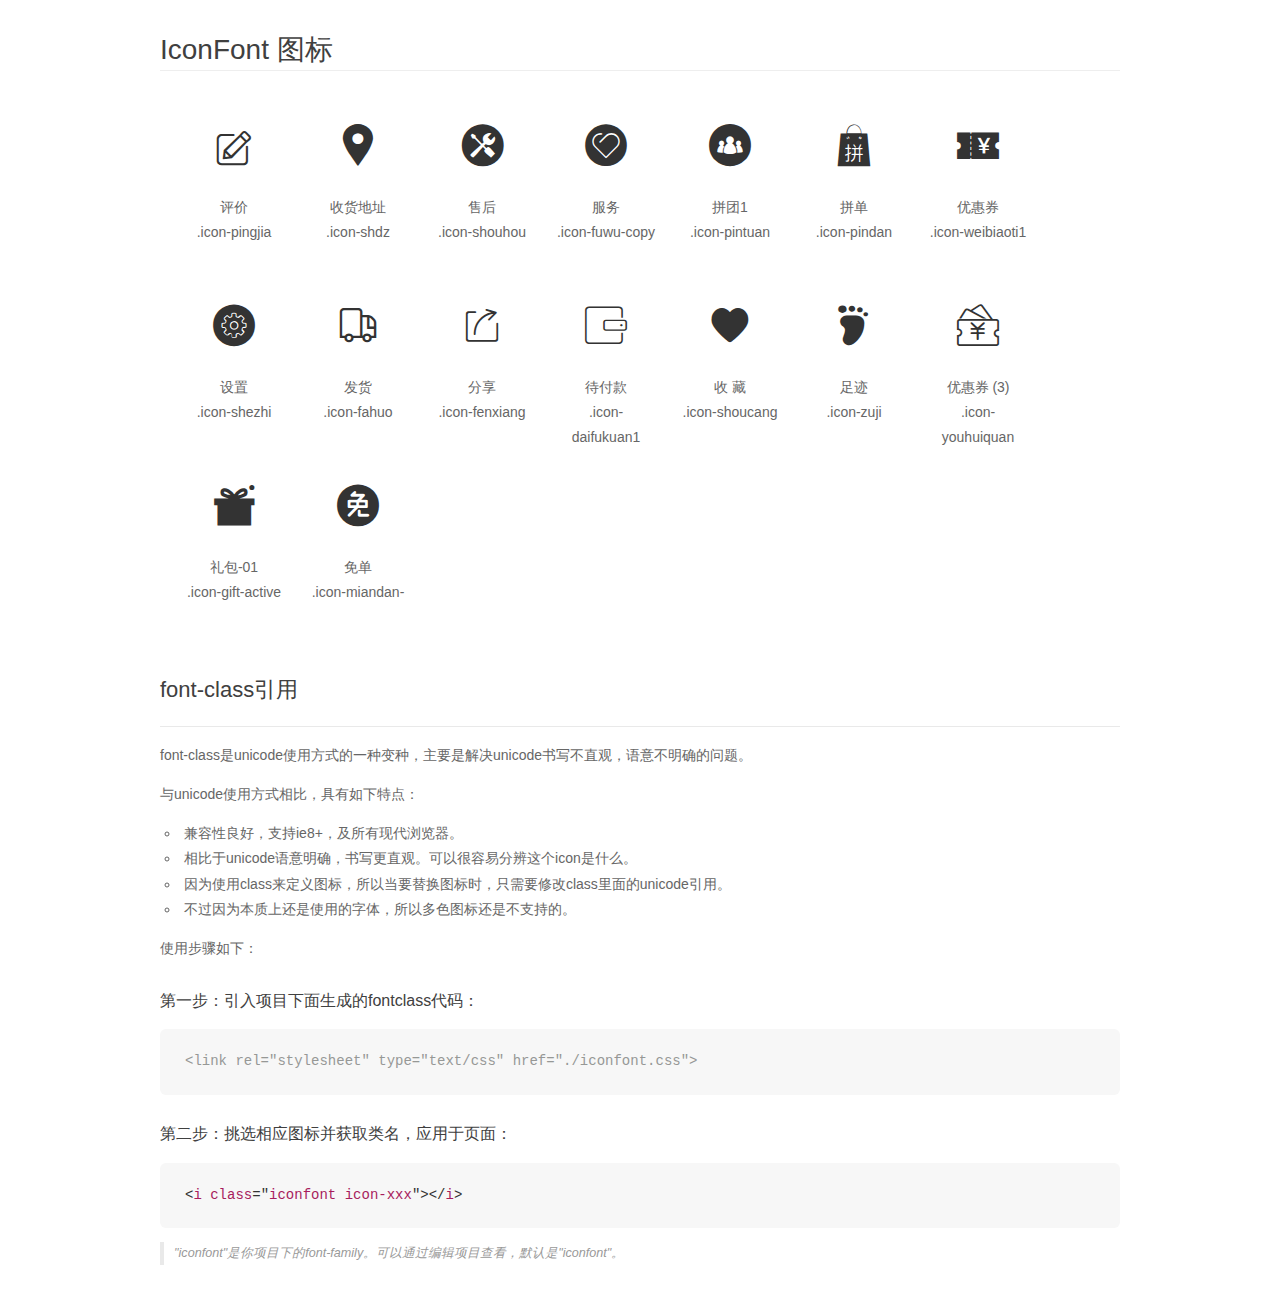
<file: iconfont/demo_fontclass.html>
<!DOCTYPE html>
<html>
<head>
    <meta charset="utf-8"/>
    <title>IconFont</title>
    <link rel="stylesheet" href="demo.css">
    <link rel="stylesheet" href="iconfont.css">
</head>
<body>
    <div class="main markdown">
        <h1>IconFont 图标</h1>
        <ul class="icon_lists clear">
            
                <li>
                <i class="icon iconfont icon-pingjia"></i>
                    <div class="name">评价</div>
                    <div class="fontclass">.icon-pingjia</div>
                </li>
            
                <li>
                <i class="icon iconfont icon-shdz"></i>
                    <div class="name">收货地址</div>
                    <div class="fontclass">.icon-shdz</div>
                </li>
            
                <li>
                <i class="icon iconfont icon-shouhou"></i>
                    <div class="name">售后</div>
                    <div class="fontclass">.icon-shouhou</div>
                </li>
            
                <li>
                <i class="icon iconfont icon-fuwu-copy"></i>
                    <div class="name">服务</div>
                    <div class="fontclass">.icon-fuwu-copy</div>
                </li>
            
                <li>
                <i class="icon iconfont icon-pintuan"></i>
                    <div class="name">拼团1</div>
                    <div class="fontclass">.icon-pintuan</div>
                </li>
            
                <li>
                <i class="icon iconfont icon-pindan"></i>
                    <div class="name">拼单</div>
                    <div class="fontclass">.icon-pindan</div>
                </li>
            
                <li>
                <i class="icon iconfont icon-weibiaoti1"></i>
                    <div class="name">优惠券</div>
                    <div class="fontclass">.icon-weibiaoti1</div>
                </li>
            
                <li>
                <i class="icon iconfont icon-shezhi"></i>
                    <div class="name">设置</div>
                    <div class="fontclass">.icon-shezhi</div>
                </li>
            
                <li>
                <i class="icon iconfont icon-fahuo"></i>
                    <div class="name">发货</div>
                    <div class="fontclass">.icon-fahuo</div>
                </li>
            
                <li>
                <i class="icon iconfont icon-fenxiang"></i>
                    <div class="name">分享</div>
                    <div class="fontclass">.icon-fenxiang</div>
                </li>
            
                <li>
                <i class="icon iconfont icon-daifukuan1"></i>
                    <div class="name">待付款</div>
                    <div class="fontclass">.icon-daifukuan1</div>
                </li>
            
                <li>
                <i class="icon iconfont icon-shoucang"></i>
                    <div class="name">收 藏</div>
                    <div class="fontclass">.icon-shoucang</div>
                </li>
            
                <li>
                <i class="icon iconfont icon-zuji"></i>
                    <div class="name">足迹</div>
                    <div class="fontclass">.icon-zuji</div>
                </li>
            
                <li>
                <i class="icon iconfont icon-youhuiquan"></i>
                    <div class="name">优惠券 (3)</div>
                    <div class="fontclass">.icon-youhuiquan</div>
                </li>
            
                <li>
                <i class="icon iconfont icon-gift-active"></i>
                    <div class="name">礼包-01</div>
                    <div class="fontclass">.icon-gift-active</div>
                </li>
            
                <li>
                <i class="icon iconfont icon-miandan-"></i>
                    <div class="name">免单</div>
                    <div class="fontclass">.icon-miandan-</div>
                </li>
            
        </ul>

        <h2 id="font-class-">font-class引用</h2>
        <hr>

        <p>font-class是unicode使用方式的一种变种，主要是解决unicode书写不直观，语意不明确的问题。</p>
        <p>与unicode使用方式相比，具有如下特点：</p>
        <ul>
        <li>兼容性良好，支持ie8+，及所有现代浏览器。</li>
        <li>相比于unicode语意明确，书写更直观。可以很容易分辨这个icon是什么。</li>
        <li>因为使用class来定义图标，所以当要替换图标时，只需要修改class里面的unicode引用。</li>
        <li>不过因为本质上还是使用的字体，所以多色图标还是不支持的。</li>
        </ul>
        <p>使用步骤如下：</p>
        <h3 id="-fontclass-">第一步：引入项目下面生成的fontclass代码：</h3>


        <pre><code class="lang-js hljs javascript"><span class="hljs-comment">&lt;link rel="stylesheet" type="text/css" href="./iconfont.css"&gt;</span></code></pre>
        <h3 id="-">第二步：挑选相应图标并获取类名，应用于页面：</h3>
        <pre><code class="lang-css hljs">&lt;<span class="hljs-selector-tag">i</span> <span class="hljs-selector-tag">class</span>="<span class="hljs-selector-tag">iconfont</span> <span class="hljs-selector-tag">icon-xxx</span>"&gt;&lt;/<span class="hljs-selector-tag">i</span>&gt;</code></pre>
        <blockquote>
        <p>"iconfont"是你项目下的font-family。可以通过编辑项目查看，默认是"iconfont"。</p>
        </blockquote>
    </div>
</body>
</html>
</file>
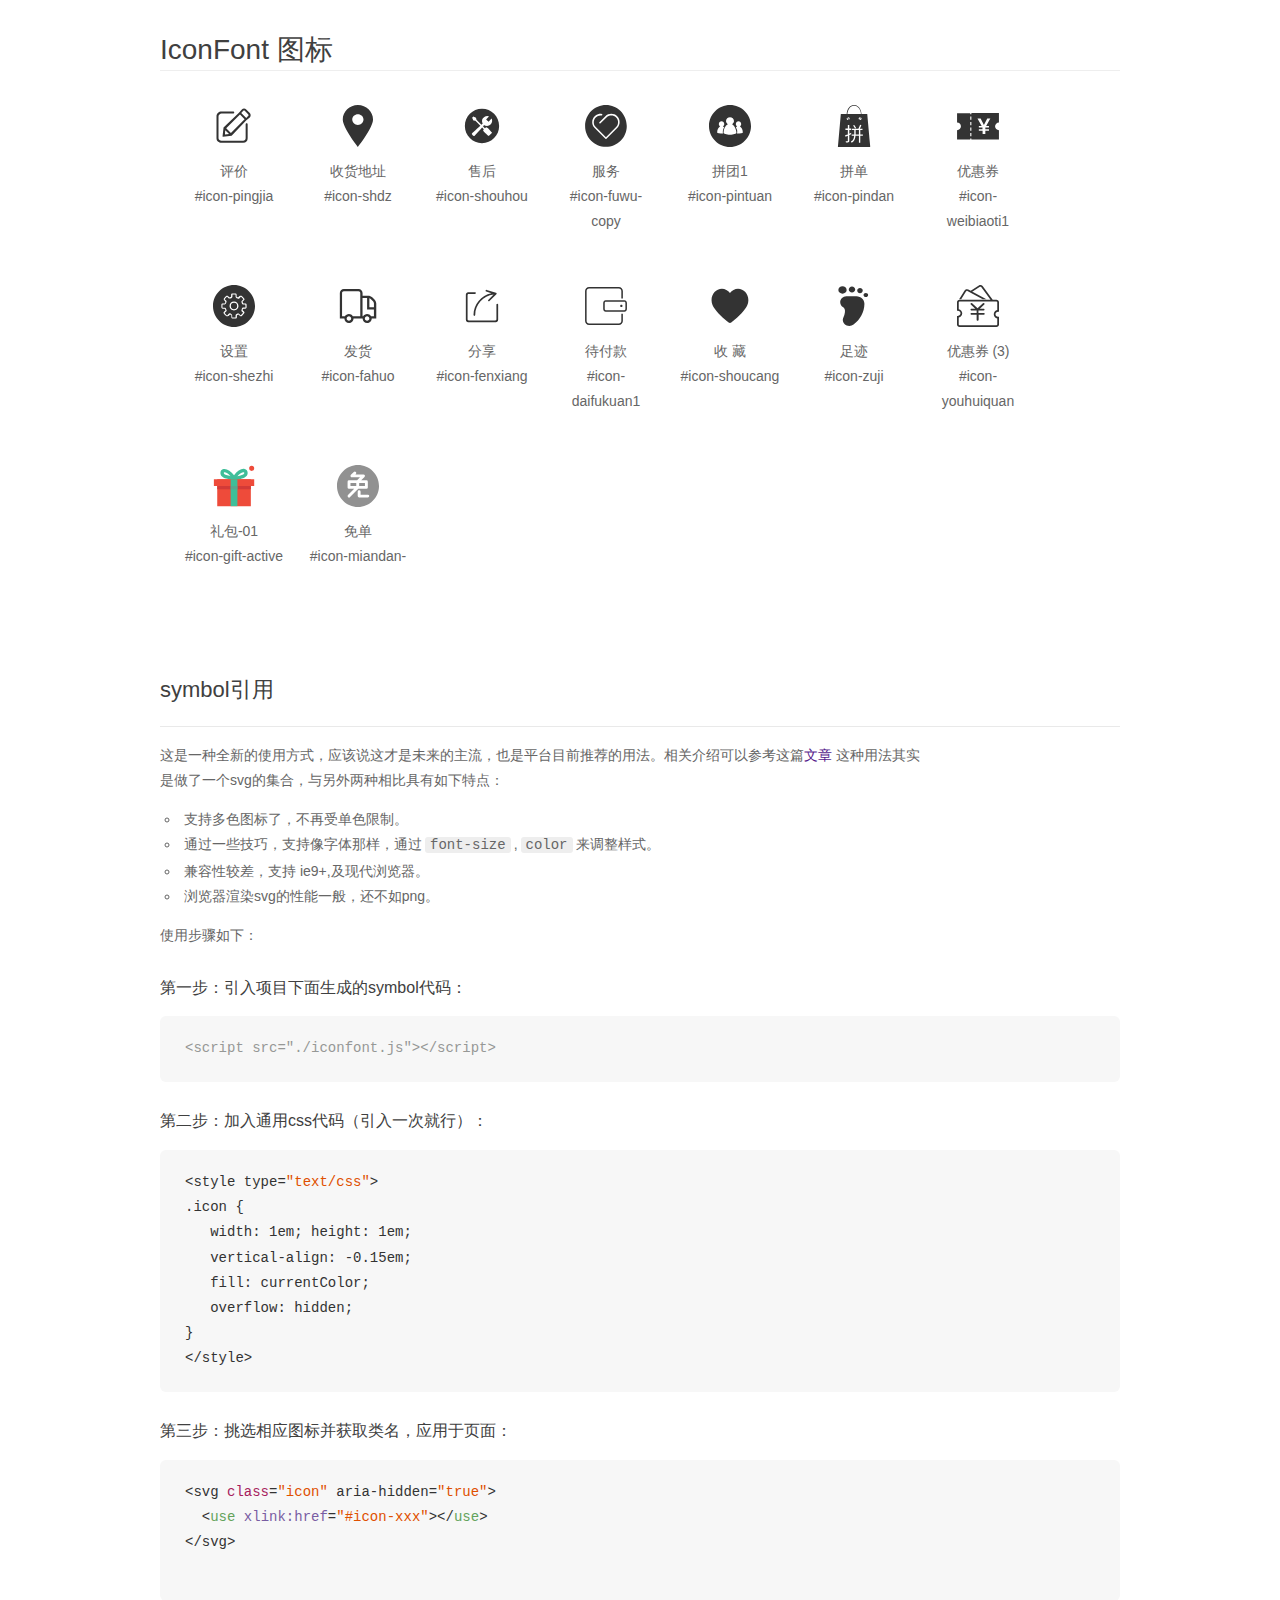
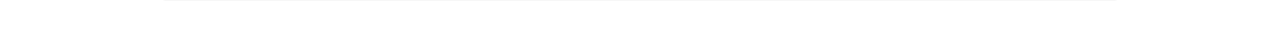
<file: iconfont/demo_symbol.html>
<!DOCTYPE html>
<html>
<head>
    <meta charset="utf-8"/>
    <title>IconFont</title>
    <link rel="stylesheet" href="demo.css">
    <script src="iconfont.js"></script>

    <style type="text/css">
        .icon {
          /* 通过设置 font-size 来改变图标大小 */
          width: 1em; height: 1em;
          /* 图标和文字相邻时，垂直对齐 */
          vertical-align: -0.15em;
          /* 通过设置 color 来改变 SVG 的颜色/fill */
          fill: currentColor;
          /* path 和 stroke 溢出 viewBox 部分在 IE 下会显示
             normalize.css 中也包含这行 */
          overflow: hidden;
        }

    </style>
</head>
<body>
    <div class="main markdown">
        <h1>IconFont 图标</h1>
        <ul class="icon_lists clear">
            
                <li>
                    <svg class="icon" aria-hidden="true">
                        <use xlink:href="#icon-pingjia"></use>
                    </svg>
                    <div class="name">评价</div>
                    <div class="fontclass">#icon-pingjia</div>
                </li>
            
                <li>
                    <svg class="icon" aria-hidden="true">
                        <use xlink:href="#icon-shdz"></use>
                    </svg>
                    <div class="name">收货地址</div>
                    <div class="fontclass">#icon-shdz</div>
                </li>
            
                <li>
                    <svg class="icon" aria-hidden="true">
                        <use xlink:href="#icon-shouhou"></use>
                    </svg>
                    <div class="name">售后</div>
                    <div class="fontclass">#icon-shouhou</div>
                </li>
            
                <li>
                    <svg class="icon" aria-hidden="true">
                        <use xlink:href="#icon-fuwu-copy"></use>
                    </svg>
                    <div class="name">服务</div>
                    <div class="fontclass">#icon-fuwu-copy</div>
                </li>
            
                <li>
                    <svg class="icon" aria-hidden="true">
                        <use xlink:href="#icon-pintuan"></use>
                    </svg>
                    <div class="name">拼团1</div>
                    <div class="fontclass">#icon-pintuan</div>
                </li>
            
                <li>
                    <svg class="icon" aria-hidden="true">
                        <use xlink:href="#icon-pindan"></use>
                    </svg>
                    <div class="name">拼单</div>
                    <div class="fontclass">#icon-pindan</div>
                </li>
            
                <li>
                    <svg class="icon" aria-hidden="true">
                        <use xlink:href="#icon-weibiaoti1"></use>
                    </svg>
                    <div class="name">优惠券</div>
                    <div class="fontclass">#icon-weibiaoti1</div>
                </li>
            
                <li>
                    <svg class="icon" aria-hidden="true">
                        <use xlink:href="#icon-shezhi"></use>
                    </svg>
                    <div class="name">设置</div>
                    <div class="fontclass">#icon-shezhi</div>
                </li>
            
                <li>
                    <svg class="icon" aria-hidden="true">
                        <use xlink:href="#icon-fahuo"></use>
                    </svg>
                    <div class="name">发货</div>
                    <div class="fontclass">#icon-fahuo</div>
                </li>
            
                <li>
                    <svg class="icon" aria-hidden="true">
                        <use xlink:href="#icon-fenxiang"></use>
                    </svg>
                    <div class="name">分享</div>
                    <div class="fontclass">#icon-fenxiang</div>
                </li>
            
                <li>
                    <svg class="icon" aria-hidden="true">
                        <use xlink:href="#icon-daifukuan1"></use>
                    </svg>
                    <div class="name">待付款</div>
                    <div class="fontclass">#icon-daifukuan1</div>
                </li>
            
                <li>
                    <svg class="icon" aria-hidden="true">
                        <use xlink:href="#icon-shoucang"></use>
                    </svg>
                    <div class="name">收 藏</div>
                    <div class="fontclass">#icon-shoucang</div>
                </li>
            
                <li>
                    <svg class="icon" aria-hidden="true">
                        <use xlink:href="#icon-zuji"></use>
                    </svg>
                    <div class="name">足迹</div>
                    <div class="fontclass">#icon-zuji</div>
                </li>
            
                <li>
                    <svg class="icon" aria-hidden="true">
                        <use xlink:href="#icon-youhuiquan"></use>
                    </svg>
                    <div class="name">优惠券 (3)</div>
                    <div class="fontclass">#icon-youhuiquan</div>
                </li>
            
                <li>
                    <svg class="icon" aria-hidden="true">
                        <use xlink:href="#icon-gift-active"></use>
                    </svg>
                    <div class="name">礼包-01</div>
                    <div class="fontclass">#icon-gift-active</div>
                </li>
            
                <li>
                    <svg class="icon" aria-hidden="true">
                        <use xlink:href="#icon-miandan-"></use>
                    </svg>
                    <div class="name">免单</div>
                    <div class="fontclass">#icon-miandan-</div>
                </li>
            
        </ul>


        <h2 id="symbol-">symbol引用</h2>
        <hr>

        <p>这是一种全新的使用方式，应该说这才是未来的主流，也是平台目前推荐的用法。相关介绍可以参考这篇<a href="">文章</a>
        这种用法其实是做了一个svg的集合，与另外两种相比具有如下特点：</p>
        <ul>
          <li>支持多色图标了，不再受单色限制。</li>
          <li>通过一些技巧，支持像字体那样，通过<code>font-size</code>,<code>color</code>来调整样式。</li>
          <li>兼容性较差，支持 ie9+,及现代浏览器。</li>
          <li>浏览器渲染svg的性能一般，还不如png。</li>
        </ul>
        <p>使用步骤如下：</p>
        <h3 id="-symbol-">第一步：引入项目下面生成的symbol代码：</h3>
        <pre><code class="lang-js hljs javascript"><span class="hljs-comment">&lt;script src="./iconfont.js"&gt;&lt;/script&gt;</span></code></pre>
        <h3 id="-css-">第二步：加入通用css代码（引入一次就行）：</h3>
        <pre><code class="lang-js hljs javascript">&lt;style type=<span class="hljs-string">"text/css"</span>&gt;
.icon {
   width: <span class="hljs-number">1</span>em; height: <span class="hljs-number">1</span>em;
   vertical-align: <span class="hljs-number">-0.15</span>em;
   fill: currentColor;
   overflow: hidden;
}
&lt;<span class="hljs-regexp">/style&gt;</span></code></pre>
        <h3 id="-">第三步：挑选相应图标并获取类名，应用于页面：</h3>
        <pre><code class="lang-js hljs javascript">&lt;svg <span class="hljs-class"><span class="hljs-keyword">class</span></span>=<span class="hljs-string">"icon"</span> aria-hidden=<span class="hljs-string">"true"</span>&gt;<span class="xml"><span class="hljs-tag">
  &lt;<span class="hljs-name">use</span> <span class="hljs-attr">xlink:href</span>=<span class="hljs-string">"#icon-xxx"</span>&gt;</span><span class="hljs-tag">&lt;/<span class="hljs-name">use</span>&gt;</span>
</span>&lt;<span class="hljs-regexp">/svg&gt;
        </span></code></pre>
    </div>
</body>
</html>
</file>
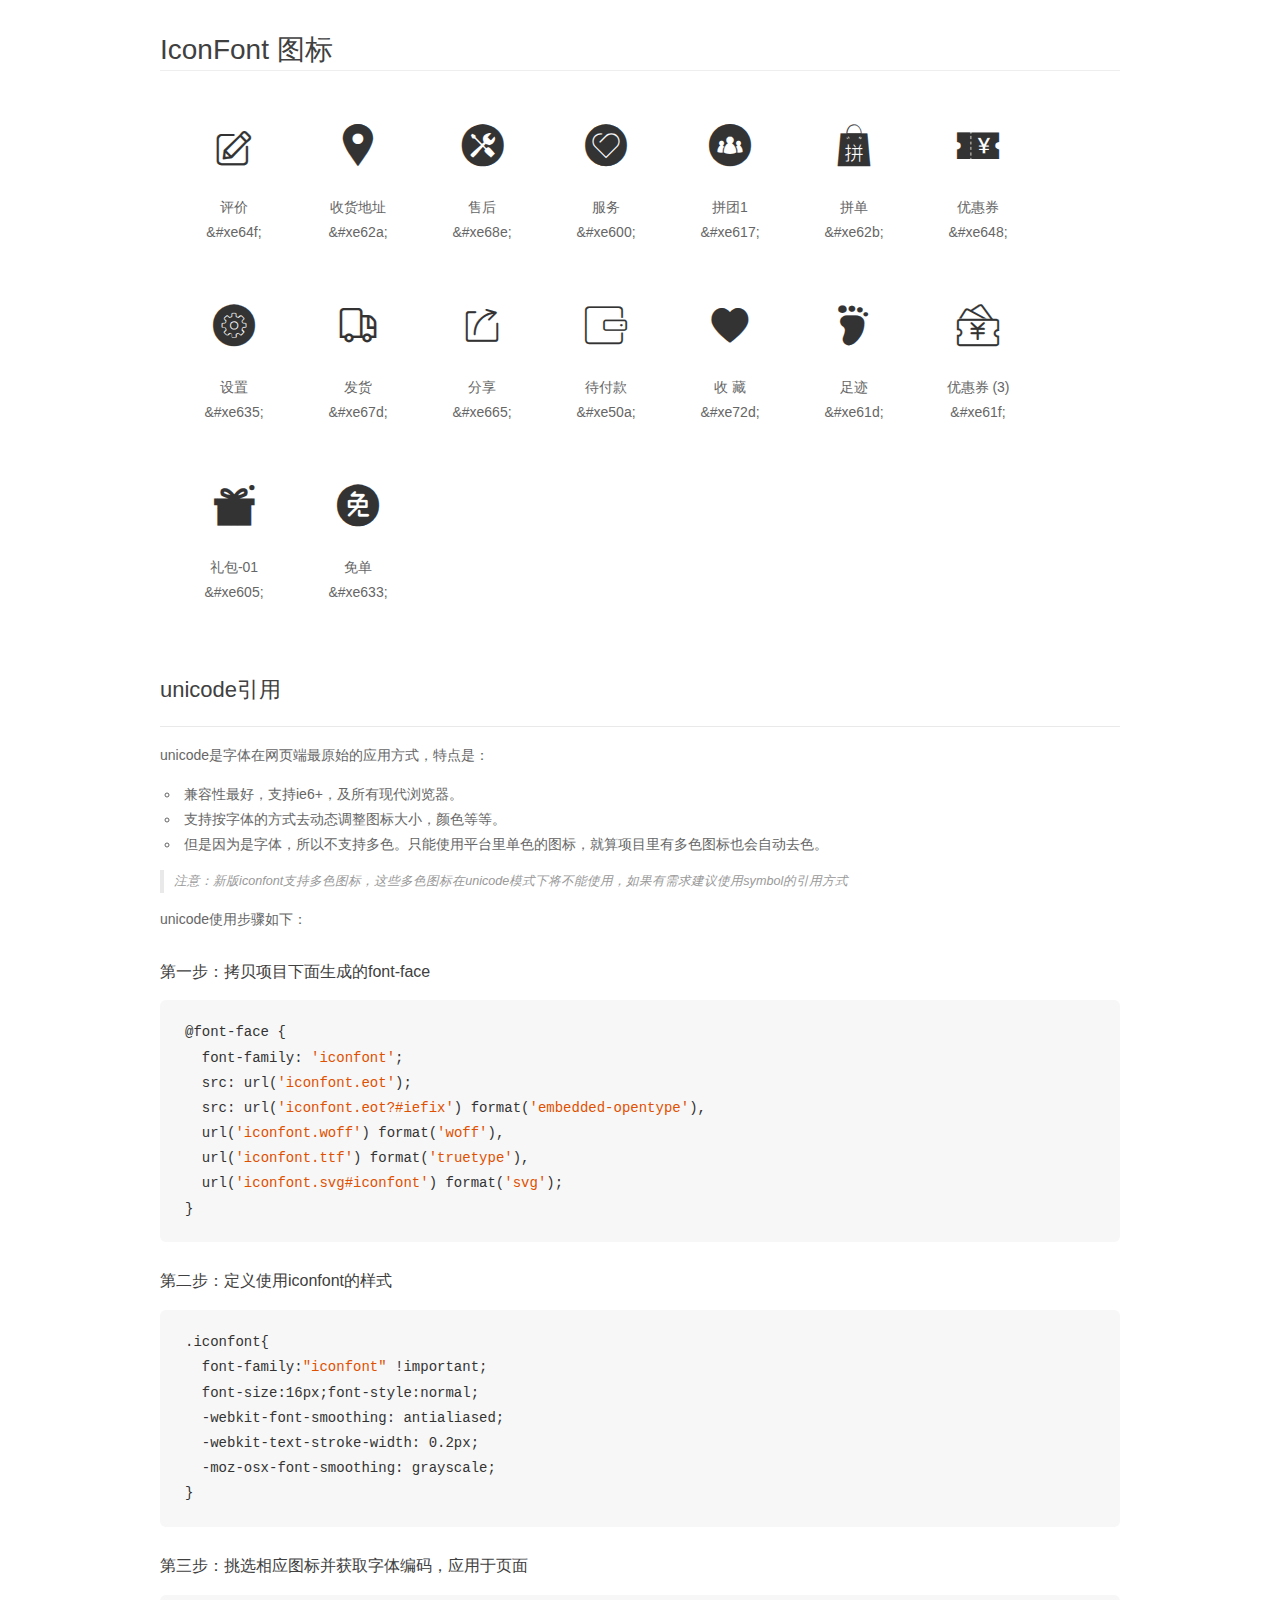
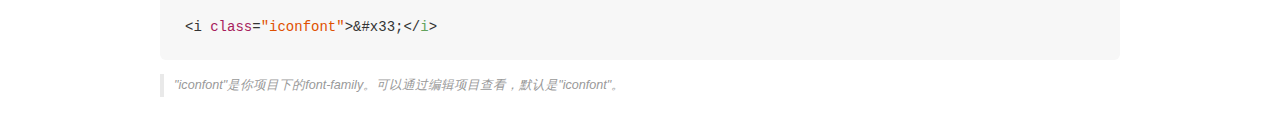
<file: iconfont/demo_unicode.html>
<!DOCTYPE html>
<html>
<head>
    <meta charset="utf-8"/>
    <title>IconFont</title>
    <link rel="stylesheet" href="demo.css">

    <style type="text/css">

        @font-face {font-family: "iconfont";
          src: url('iconfont.eot'); /* IE9*/
          src: url('iconfont.eot#iefix') format('embedded-opentype'), /* IE6-IE8 */
          url('iconfont.woff') format('woff'), /* chrome, firefox */
          url('iconfont.ttf') format('truetype'), /* chrome, firefox, opera, Safari, Android, iOS 4.2+*/
          url('iconfont.svg#iconfont') format('svg'); /* iOS 4.1- */
        }

        .iconfont {
          font-family:"iconfont" !important;
          font-size:16px;
          font-style:normal;
          -webkit-font-smoothing: antialiased;
          -webkit-text-stroke-width: 0.2px;
          -moz-osx-font-smoothing: grayscale;
        }

    </style>
</head>
<body>
    <div class="main markdown">
        <h1>IconFont 图标</h1>
        <ul class="icon_lists clear">
            
                <li>
                <i class="icon iconfont">&#xe64f;</i>
                    <div class="name">评价</div>
                    <div class="code">&amp;#xe64f;</div>
                </li>
            
                <li>
                <i class="icon iconfont">&#xe62a;</i>
                    <div class="name">收货地址</div>
                    <div class="code">&amp;#xe62a;</div>
                </li>
            
                <li>
                <i class="icon iconfont">&#xe68e;</i>
                    <div class="name">售后</div>
                    <div class="code">&amp;#xe68e;</div>
                </li>
            
                <li>
                <i class="icon iconfont">&#xe600;</i>
                    <div class="name">服务</div>
                    <div class="code">&amp;#xe600;</div>
                </li>
            
                <li>
                <i class="icon iconfont">&#xe617;</i>
                    <div class="name">拼团1</div>
                    <div class="code">&amp;#xe617;</div>
                </li>
            
                <li>
                <i class="icon iconfont">&#xe62b;</i>
                    <div class="name">拼单</div>
                    <div class="code">&amp;#xe62b;</div>
                </li>
            
                <li>
                <i class="icon iconfont">&#xe648;</i>
                    <div class="name">优惠券</div>
                    <div class="code">&amp;#xe648;</div>
                </li>
            
                <li>
                <i class="icon iconfont">&#xe635;</i>
                    <div class="name">设置</div>
                    <div class="code">&amp;#xe635;</div>
                </li>
            
                <li>
                <i class="icon iconfont">&#xe67d;</i>
                    <div class="name">发货</div>
                    <div class="code">&amp;#xe67d;</div>
                </li>
            
                <li>
                <i class="icon iconfont">&#xe665;</i>
                    <div class="name">分享</div>
                    <div class="code">&amp;#xe665;</div>
                </li>
            
                <li>
                <i class="icon iconfont">&#xe50a;</i>
                    <div class="name">待付款</div>
                    <div class="code">&amp;#xe50a;</div>
                </li>
            
                <li>
                <i class="icon iconfont">&#xe72d;</i>
                    <div class="name">收 藏</div>
                    <div class="code">&amp;#xe72d;</div>
                </li>
            
                <li>
                <i class="icon iconfont">&#xe61d;</i>
                    <div class="name">足迹</div>
                    <div class="code">&amp;#xe61d;</div>
                </li>
            
                <li>
                <i class="icon iconfont">&#xe61f;</i>
                    <div class="name">优惠券 (3)</div>
                    <div class="code">&amp;#xe61f;</div>
                </li>
            
                <li>
                <i class="icon iconfont">&#xe605;</i>
                    <div class="name">礼包-01</div>
                    <div class="code">&amp;#xe605;</div>
                </li>
            
                <li>
                <i class="icon iconfont">&#xe633;</i>
                    <div class="name">免单</div>
                    <div class="code">&amp;#xe633;</div>
                </li>
            
        </ul>
        <h2 id="unicode-">unicode引用</h2>
        <hr>

        <p>unicode是字体在网页端最原始的应用方式，特点是：</p>
        <ul>
        <li>兼容性最好，支持ie6+，及所有现代浏览器。</li>
        <li>支持按字体的方式去动态调整图标大小，颜色等等。</li>
        <li>但是因为是字体，所以不支持多色。只能使用平台里单色的图标，就算项目里有多色图标也会自动去色。</li>
        </ul>
        <blockquote>
        <p>注意：新版iconfont支持多色图标，这些多色图标在unicode模式下将不能使用，如果有需求建议使用symbol的引用方式</p>
        </blockquote>
        <p>unicode使用步骤如下：</p>
        <h3 id="-font-face">第一步：拷贝项目下面生成的font-face</h3>
        <pre><code class="lang-js hljs javascript">@font-face {
  font-family: <span class="hljs-string">'iconfont'</span>;
  src: url(<span class="hljs-string">'iconfont.eot'</span>);
  src: url(<span class="hljs-string">'iconfont.eot?#iefix'</span>) format(<span class="hljs-string">'embedded-opentype'</span>),
  url(<span class="hljs-string">'iconfont.woff'</span>) format(<span class="hljs-string">'woff'</span>),
  url(<span class="hljs-string">'iconfont.ttf'</span>) format(<span class="hljs-string">'truetype'</span>),
  url(<span class="hljs-string">'iconfont.svg#iconfont'</span>) format(<span class="hljs-string">'svg'</span>);
}
</code></pre>
        <h3 id="-iconfont-">第二步：定义使用iconfont的样式</h3>
        <pre><code class="lang-js hljs javascript">.iconfont{
  font-family:<span class="hljs-string">"iconfont"</span> !important;
  font-size:<span class="hljs-number">16</span>px;font-style:normal;
  -webkit-font-smoothing: antialiased;
  -webkit-text-stroke-width: <span class="hljs-number">0.2</span>px;
  -moz-osx-font-smoothing: grayscale;
}
</code></pre>
        <h3 id="-">第三步：挑选相应图标并获取字体编码，应用于页面</h3>
        <pre><code class="lang-js hljs javascript">&lt;i <span class="hljs-class"><span class="hljs-keyword">class</span></span>=<span class="hljs-string">"iconfont"</span>&gt;&amp;#x33;<span class="xml"><span class="hljs-tag">&lt;/<span class="hljs-name">i</span>&gt;</span></span></code></pre>

        <blockquote>
        <p>"iconfont"是你项目下的font-family。可以通过编辑项目查看，默认是"iconfont"。</p>
        </blockquote>
    </div>


</body>
</html>
</file>
<file: css/index.css>
*{
	margin: 0;
	padding: 0;
	text-decoration: none;
	font-family: "微软雅黑";
	font-size: 0.32rem;
}
a{
	outline: 0;
	text-decoration: none;
	color: black;
}
ul li{
	list-style: none;
	text-align: center;
	line-height: 0.93rem;
}
body{
	width: 100%;
	/* height: auto; */
	/* overflow: hidden; */
}
/* header */
	header{
		width: 100%;
		height: 0.88rem;
		background: #f94972;
		padding: 0 0.13rem;
		box-sizing: border-box;
		position: fixed;
		top: 0;
		display: flex;
		z-index: 10;
		overflow: hidden;
	}
	header .a{
		display: block;
		width: 1.2rem;
		height: 0.88rem;
		padding-right: 0.13rem;
		box-sizing: border-box;
		color: #fff;	 
	}
	header .a img{
		width: 100%;
		height: 0.88rem;
	}
	header ul{
		color: #fff;
		display: flex;
		justify-content: space-between;
	}
	header li{
		width: 1rem;
		height: 100%;
		line-height: 0.88rem;
		text-align: center;
		color: #fff;
		padding: 0 0.12rem;
	}
	header li a{
		color: #fff;
	}
	header ul li:nth-child(1){
		background: #e54369;
	}

.banner{
	margin-top: 0.88rem;
	width: 100%;
	height: 3.8rem;
	position: relative;
}

.banner img{
	width: 100%;
	height: 3.8rem;
}
.dian{
	width: 1.8rem;
	height: 0.18rem;
	text-align: center;
	z-index: 2;
	margin:0 auto;
	position: absolute;
	left: 0;
	right: 0;
	bottom: 0.18rem;
	margin-left: auto;
	margin-right: auto;
}
.dian div{
	width: 0.15rem;
	height: 0.15rem;
	background-color: #000;
	opacity: 0.2;
	border-radius: 100%;
	margin: 0 5px;
	display: inline-block;
	float: left;
}
.zhong{
	width: 100%;
	height: 0.96rem;
	line-height: 0.96rem;
	text-align: center;
	color: skyblue;
	font-size: 0.2rem;
	
}
.bb{
	width: 100%;
	height: 2.88rem;
	position: relative;
	overflow: hidden;
	display: flex;
}
.bb .tu{
	
	margin-left: 0.1rem;
	justify-content: center;
}
.bb img{
	width: 2.28rem;
	height: 2.28rem;
}
.box{
	width: 100%;
	height: 0.4rem;
	background: #dfdfdf;
	margin-top: -0.6rem;

}


section{
	height: 1.2rem;
	padding: 0.28rem;
}
section div{
	width: 1.2rem;
	height: 1.2rem;
	border-radius: 100%;
	overflow: hidden;
	float: left;
}
section span {float: left;
	font-size: 0.3rem;
	line-height: 1.2rem;
	margin-left: 0.2rem;
	
}
.bo{
	width: 100%;
	overflow: hidden;
}
.bo .box_1 img{
	width: 100%;
	/* height: 5rem; */
}
p{
	line-height: 1.8;
	padding: 0.28rem 0.28rem 0;
	font-size: 0.26rem;
	color: rgba(0,0,0,.8);
	margin-top: -0.2rem;
	max-width: 100%;
}
.zan div{
	margin-left: 3.6rem;
	margin-top: 0.3rem;
	
}
.zan a{display: inline;height: 0.4rem;
	text-align: center;
}
.zan img{
	width: 0.39rem;
	height: 0.38rem;
	margin-left: 0.4rem;
}
.zan a span{
	line-height: 0.25rem;
	font-size: 0.26rem;
	color: rgba(0,0,0,.8);
}
footer{
		background: #f5f5f5;
		height:1rem;
		line-height: 1rem;
		font-size: 0.4rem;
		text-align: center;
		color: #999;
		/* margin-bottom: 1.5rem; */
	}
</file>
<file: css/base.css>
*{
	margin: 0;
	padding: 0;
	list-style: none;
	font-size: 16px;
	font-family: "微软雅黑",宋体,sans-serif;
	
	-webkit-tap-highlight-color:rgba(0,0,0,0);
}
a{  
	text-decoration: none;
}

img{
	border: none;
}
</file>
<file: css/classf.css>
*{
	margin: 0;
	padding: 0;
	text-decoration: none;
	font-family: "微软雅黑";
	list-style: none;
	font-size: 0.32rem;
}
a{
	text-decoration: none;
}



/* header */
	header{
		width: 100%;
		height: .88rem;
		background: #f94972;
		padding-left: 0.23rem;
		box-sizing: border-box;
		position: fixed;
		top: 0;
		display: flex;
		justify-content: space-between;
		z-index: 10;
		overflow: hidden;
	}
	header .a{
		display: block;
		width: 1.2rem;
		height: 0.88rem;
		padding-right: 0.13rem;
		box-sizing: border-box;
		
	}
	header .a img{
		width: 100%;
		height: 0.88rem;
	}
	header ul{
		color: #fff;
		display: flex;
		justify-content: space-between;
	}
	header li{
		width: 1rem;
		height: 100%;
		line-height: 0.88rem;
		text-align: center;
		/* color: #fff; */
		padding: 0 0.12rem;
	}
	header li a{
		color: #FEE0E7;
		font-size: 0.30rem;	 
	}
	header ul li:nth-child(2){
		background: #e54369;
	}
/* banner */
	.banner{
		margin-top: 0.88rem;
		width: 100%;
		height: 3.8rem;
		background: red;
		position: relative;
	}
	.banner a{
		width: 100%;
		height: 100%;
		display: block;
	}
	.banner a img{
		width: 100%;	
		height: 3.8rem;
	}
	.banner .dian{
		width: 100%;
		height: 0.08rem;
		position: absolute;
		bottom: 0.2rem;
		/* background: black; */
		z-index: 2;
	}
	.dian ul{
		display: flex;
		width: 1rem;
		height: 100%;
		margin: 0 auto;
		text-align: center;

	}
	.banner .dian li{
		width: 0.08rem;
		height: 0.08rem;
		border-radius: 50%;
		background: white;
		opacity: 0.5;
		margin: 0 0.1rem;
		justify-content: space-between;
	}
	.banner .dian li:first-child{
		opacity: 1;
	}

/* class */
	.clas{
		/* width: 100%; */
		/* height: 1.72rem; */
		padding: 0.2rem 0rem 0.1rem 0.23rem ;
		background: white;
		border-bottom: 0.2rem solid #f5f5f5;
		overflow: hidden;
		box-sizing: border-box;
		display: flex;
		justify-content: space-between;


	}
	.clas a{
		display:inline-block;
		width: 1.5rem;
		padding-left: 3%;
		
	}
	.clas a:first-child{
		padding-left: 0;
	}
	.clas a img{
		width: 1.5rem;
		height: 1.5rem;
	}

/* fen */
	.fen{
		padding: 0.2rem 0.2rem 0.08rem;
		overflow: hidden;
		box-sizing: border-box;

	}
	.fen ul{
		width: 100%;
		height: 2rem;
		display: flex;
		flex-wrap: wrap;
		justify-content: space-between;
	}
	.fen ul li{
		height: 1rem;
		margin-right: 2px;
		font-size: 0.26rem;
		line-height: 1rem;
		display: flex;
		border-right: #f5f5f5;
		justify-content: center;
	}
	.fen ul li a{
		display: inline-block;
	}
	.fen ul a img{
		width: 0.8rem;
		height: 0.8rem;
	}
	.fen span{
		width:1rem;
		height: 1rem;
		font-size: 0.24rem;
		line-height: 1rem;
		float: right;
	}
/* zi */
	.zi{
		width: 100%;
		height: 1.14rem;
		text-align: center;
		background: #f5f5f5;
		position: relative;
	}
	.zi h2{
		font-size: 0.26rem;
		font-weight: 400;
		line-height: 1.14rem;
		color: #ABABAB;
	}
	.bg1,.bg2{
		width: 0.13rem;
		height: 0.12rem;
		overflow: hidden;
		position: absolute;
		top: 50%;
		/* line-height: 0; */
		padding: 1px;
		margin-top: -0.06rem;
		background-size: 0.5rem 3rem;
		background: red;
		background: url('../img/jing.png') 0 -3.43rem no-repeat;

	}
	.bg1{
		left:1.8rem;
	}
	.bg2{
		right:1.8rem;
	}

/* 头像 */
	.box{
		box-sizing: border-box;
		/* border-bottom: 0.5rem solid #f5f5f5; */
		height: auto;
		overflow: hidden;
	}
	.tou{
		width: 100%;
		height: 1.2rem;
		padding: 0.28rem;
		box-sizing: border-box;
		position: relative;
		line-height: 1.2rem;  
	}
	.tou a{
		display: inline-block;
		width: 0.8rem;
		height: 0.8rem;
		border-radius: 50%;
		overflow: hidden;
		float: left;
	}
	.tou span{
		width: 3rem;
		font-size: 0.3rem;
		color: rgba(0,0,0,.9);
		line-height: 0.8rem;
		float: left;
		margin-left: 0.5rem;
	}
	.box .tou .iconfont{
		font-size: 0.3rem;
		color: #DC0055;
		text-align: center;
		/* z-index: 1.4; */
		position: absolute;
		top:30%;
		/* background: red;	 */
		/* right: -5%; */
		left: 15%;
		z-index: 2;
	}
	.bp{
		width:100%;
		/* height: 6rem;
		padding-bottom: 0.5rem; */
	}
	.bp img{
		margin-top: 0.2rem;
		width: 100%;
	}
	.box p{
		line-height: 0.4rem;
		padding: 0.28rem;
		color: rgba(0,0,0,.8);
		white-space: nowrap;
		overflow: hidden;
		text-overflow: ellipsis;

	}

	

	.biaoq{
		height: 0.5rem;
		padding: 0rem 0.25rem;
		float: left;
	}
	.biaoq .iconfont{
		width: 0.3rem;
		height: 0.3rem;
		padding: 0.1rem;
		font-size: 0.3rem;
		color: #f94972;
	}
	.biaoq span{
		color: #f94972;
		font-size: 0.26rem;
		margin: 0 0.1rem;
		line-height: 0.5rem;
	}

	.liuy{
		/* width: 100%; */
		padding: 0 0.28rem;
		height: 0.4rem;
		float: right;

	}
	.liuy a{
		display: inline-block;
		float: right;
		margin-right: 0.28rem;
		color: rgba(0,0,0,.6);

	}
	.liuy .iconfont{
		/* width: 1rem;
		height: 1rem; */
		font-size: 0.3rem;
		margin-right: 0.1rem;
	}
	#box2{
		border-bottom: none;
	}
	footer{
		background: #f5f5f5;
		height:1rem;
		line-height: 1rem;
		font-size: 0.4rem;
		text-align: center;
		color: #999;
		/* margin-bottom: 1.5rem; */
	}
</file>
<file: css/gou.css>
/* header ul li:nth-child(2){
		background: none;
	}
header ul li:nth-child(3){
		background: #e54369;
	}
 */
/* header */
	header{
		width: 100%;
		height: .88rem;
		background: #f94972;
		padding-left: 0.23rem;
		box-sizing: border-box;
		position: fixed;
		top: 0;
		display: flex;
		justify-content: space-between;
		z-index: 10;
		overflow: hidden;
	}
	header .a{
		display: block;
		width: 1.2rem;
		height: 0.88rem;
		padding-right: 0.13rem;
		box-sizing: border-box;
		
	}
	header .a img{
		width: 100%;
		height: 0.88rem;
	}
	header ul{
		color: #fff;
		display: flex;
		justify-content: space-between;
	}
	header li{
		width: 1rem;
		height: 100%;
		line-height: 0.88rem;
		text-align: center;
		/* color: #fff; */
		padding: 0 0.12rem;
	}
	header li a{
		color: #FEE0E7;
		font-size: 0.30rem;	 
	}
	header ul li:nth-child(2){
		background: none;
	}
	header ul li:nth-child(3){
		background: #e54369;
	}
/* box */	
	.boxx{
		width: 100%;
		height: auto;
		overflow: hidden;
		margin-top: 0.88rem;
	}
	.top{
		padding-bottom: 0.34rem;
		line-height: 0.8rem;
		height: 0.8rem;
		border-top: 0.28rem solid #f5f5f5;
		text-align: center;
		border-bottom: 0.03rem solid #f5f5f5;
		background: #fff;
		
		position: relative;
	}
	.top span{
		font-size: 0.26rem;
		color: rgba(0,0,0,0.9);
	}
	.top .guang{
		position: relative;
		/* border-bottom: 0.2rem solid #fff; */
		bottom: 0.2rem ;
		color: rgba(0,0,0,0.6);
		text-align: center;
		font-size: 0.20rem;
		line-height: 0.4rem;

	}
	
	.bg1{
		left:2.2rem;top: 40%;
	}
	.bg2{
		right:2.2rem;top: 40%;
	}

/* ul  li */
	.boxx ul{
		background-color: #fff;
	}
	.boxx ul li{
		height:  3rem;
		width: 100%;
		
	}
	.boxx ul li a{
		display: flex;

	}

	.boxx ul li .left{
		width: 2.7rem;
		height: 2.7rem;
		/* margin-right: 0.32rem; */
		/* float: left; */
		padding: 0;
	}
	.boxx ul li .left img{
		width: 2.7rem;
		height: 2.7rem;
		display: block;
	}
	  .right{
		padding: 0 0.28rem;
		border-bottom: 0.03rem solid #f5f5f5;
		height: 3rem;
		box-sizing: border-box;
		position: relative;
	}
	.right .title span{
		line-height: 0.5rem;
		color: #999;
		font-size: 0.26rem;
	}
	.title{
		font-size: 0.26rem;
		line-height: 0.36rem;
		color: rgba(0,0,0,0.9);
	}
	.right .price{
		font-size: 0.49rem;
		line-height: 0.46rem;
		margin-top: 1.6rem;
		text-align: left;
	}
	.right .price span{
		color: #FE286F;
		font-size: 0.36rem;
	}
</file>
<file: css/xiaoqing.css>
*{
	margin: 0;
	padding: 0;
	text-decoration: none;
	font-family: "微软雅黑";
	font-size: 0.32rem;
	-webkit-tap-highlight-color:rgba(0,0,0,0);
}
a{
	outline: 0;
}
ul li{
	list-style: none;
	text-align: center;
	/* line-height: 0.93rem; */
}

nav{
		width: 100%;
		height: 1.1rem;
		background: #f94972;
		padding: 0 0.13rem;
		box-sizing: border-box;
		position: fixed;
		top: 0;
		display: flex;
		justify-content: space-between;
		z-index: 10;
		opacity: 1;
		align-items:  center;
		overflow: hidden;
}
nav .a{
	width: 0.78rem;
	height: 0.78rem;
	/* background: #666; */
	/* opacity: 0.3; */
	border-radius: 50%;
	line-height: 0.78rem;
	text-align: center;
}
nav .box{
	width: 0.8rem;
	height: 0.8rem;
	/* background-color: red; */
}
nav .box img{
	width: 0.8rem;
	height: 0.8rem;
}
nav .iconfont{
	font-size: 0.42rem;
	color: #fff;
	opacity: 1;
}
nav div:nth-child(2) .iconfont{
	/* margin-right:  0.23rem; */
}
header{
	margin-top:1.1rem;
	width: 100%;
	height: 1.1rem;
	background: #fff;
	position: fixed;
	top: 0;
	border-bottom: 0.02rem solid #ccc;
	z-index: 100;
}
header ul{
	width: 100%;
	height: 100%;
	display: flex;
	justify-content: space-between;
	line-height: 0.8rem;
}
header ul li{
	width: 33.333333%;
	height: 0.8rem;
	line-height: 0.8rem;
	color: #666;
	padding: 0.1rem 0;
	box-sizing: border-box;
}
header ul li span{
	font-size: 0.34rem;
}
/* header ul li div:nth-child(3){
	border-right: none;
} */
header ul li:nth-child(1)
{
	/* border-top: 0.05rem solid red; */
	/* font-size: 0.34rem; */
	color: red;
}
header ul li div{
	/* margin: 0.2rem 0; */
	border-right: 0.02rem solid #ccc;

}
header ul li .so{
	border-right: none;
}

.banner{
	/* margin-top: 4rem; */
	width: 100%;
	height: 9.5rem;
	margin-top: 2.2rem;
	overflow: hidden;
}
.banner img{
	width: 100%;
	height: 100%;
}
.gang{
	width: 100%;
	height: 1rem;
	overflow: hidden;
	box-sizing: border-box;
	/* background: red; */

}
.gang .left{
	width: 70%;
	height: 1rem;
	background: #26A96D;
	float: left;
	
}
.gang .right{
	width:30%;
	height: 1rem;
	float: left;
	text-align: center;
	color: #fff;
	background: -webkit-linear-gradient(top, #fef391,#fbe253);

}
.l1{
	margin-left: 0.2rem;
	font-size: 0.46rem;
	color: #fff;
	float: left;
	line-height: 1rem;

}
.l1 span{
	font-size: 0.46rem;
}
.left .zhong{
	margin-left: 1.5rem;
	margin-top: 0.1rem;
}
.zhong span{
	display: block;
	color: #fff;
	opacity: 0.8;
}
.left  .zhong span:nth-child(1)
{
	text-decoration: line-through;
	font-size: 0.24rem;
}
.left  .zhong span:nth-child(2){
	width: 1.8rem;
	margin-top: 0.09rem;
	text-align: center;
	height: 0.4rem;
	background: rgba(0,0,0,.15);
	font-size: 0.30rem;
	border-radius: 3rem;
}
.gang .right{
	text-align: center;
	color: red;
	font-size: 0.34rem;
	line-height: 1rem;
}


/* country */
	.country{
		padding: 0 0.1rem;
		width: 100%;
		border-bottom: 0.3rem solid #f5f5f5;
		overflow: hidden;
	box-sizing: border-box;

	}
	.country .box1{
		padding: 0.2rem 0 0 0.2rem;
	}
	.country .box1 .left{
		/* width: 0.6rem; */
		height: 0.6rem;
		border-radius: 0.1rem;

	}
	.country .box1 .left img{
		width: 0.6rem;
		height: 0.6rem;
		float: left;
	}
	.country .box1 .left span{
		color: #999;
		margin-left: 0.2rem;
		line-height: 0.6rem;
		font-size: 0.24rem;
		float: left;


	}
	.country .box2,.country .box3{
		padding: 0.2rem 0.2rem 0 0.2rem;
	}
	.country .box3{
		height: 0.6rem;
		color: #999;
		font-size: 0.24rem;
	}
	.country .box3 span:first-child{
		float: left;
	}
	.country .box3 span:nth-child(2){
		float: right;
	}

/* yunshu */
	.yunshu{
		padding: 0.14rem 0.1rem 0.35rem;
		display: flex;
		text-align: center;
		flex-wrap: nowrap;
		color: #999;
		font-size: 0.20rem;
		border-bottom: 0.05rem solid #ccc;
		/* flex-direction: row; */

	}
	.yunshu .cell{
		width: 33.33%;
		height: 1rem;
		padding-left: 0.1rem;
		position: relative;


	}
	.yunshu .tiao{
		display: inline;
		position: absolute;
		right: 0;
		background: #ccc;
		width: 0.94rem;
		height: 0.1rem;
		top: 22%;
	}
	.yunshu span{
		display: block;
	}
	.yunshu .tiao2{
		display: inline;
		position: absolute;
		left: 0;
		background: #ccc;
		width: 1.05rem;
		height: 0.1rem;
		top: 22%;
	}

	
	.money{
		height: 0.9rem;
		padding: 0.12rem 0.3rem;
			
			
		border-bottom: 0.5rem solid #f5f5f5;
		clear: both;
		line-height: 0.9rem;
		/* color: #999; */
	}
	.money .left{
		float: left;
	}
	.money .right{
		float: right;
	}

/* pingjia */
	.pingjia,.qijian,.xiang,.tuijian{
		padding: 0.3rem;
	}
	.pingjia ul{
		display: flex;
		flex-wrap: wrap;
		font-size: 0.24rem;	
	}
	.pingjia ul li{
		background: #FEE;
		height: 0.2rem;
		line-height: 0.2rem;
		border-radius: 0.8rem;
		padding: 0.3rem;
		margin: 0.1rem;
	}
	.pingjia ul li span{
		color: #999;
	}
	.tou{
		height: 1rem;
		text-align: center;
		line-height: 0.16rem;
		margin: 0.1rem 0; 
		padding: 0.1rem 0;
		clear: both;
		font-size: 0.26rem;
		color: #999;
	}
	.tou .tu{
		float: left;
		width: 0.8rem;
		height: 0.8rem;
		border-radius: 1rem;
		overflow: hidden;
	}
	.tou .tu img{
		width: 0.8rem;
		height: 0.8rem;
	}
	.tou span{
		float: left;
		margin-left: 0.4rem;
		line-height: 0.8rem;
		font-size: 0.28rem;
		color: #999;
	}
	.pingjia .p{
		height: auto;
	}
	.pingjia .p span{
		font-size: 0.34rem;
		font-family: "微软雅黑";
		line-height: 0.45rem;
	}
	.pingjia .name{
		height: 0.5rem;
	}
	.pingjia .name span{
		font-size: 0.3rem;
		color: #ccc;
		float: left;
		margin: 0.2rem 0;
	}
	 .gengduo{
		margin: 0.15rem auto;
		margin-top: 0.3rem;
		width: 2.6rem;
		height: 0.6rem;
		border: 0.03rem solid #ccc;
		color: #666;
		border-radius: 0.04rem;
		line-height: 0.6rem;
		text-align: center;
		font-size: 0.36rem;
		margin-bottom: 0.3rem;
	}
.tiaoo{
	width: 100%;
	height: 0.6rem;
	background-color: #F5F5F5;	
}
/* qijian */
	.qijian .tou{
		display: flex;
		/* border-top: 0.2rem solid #999; */
	
	}
	.qijian ul{
		display: flex;
		justify-content: center; 
	}
	.qijian ul li{
		font-size: 0.16rem;
		color: #999;
		text-align: center;
		line-height: 0.3rem;
		margin: 0 0.2rem;


	}
	.qijian ul li span:nth-child(2){
		color: #e13e4c;

	}

	.dafu{
		display: flex;
		justify-content: center;

	}
	.dafu .fu{
		width: 30%;
		border: 0.02rem solid #ccc;
		color: #666;
		border-radius: 0.2rem;
		padding: 0.3rem 0.7rem 0.3rem;
		margin-right: 0.3rem;
		margin-top: 0.3rem;
		text-align: center;
	}
	.dafu .fu a{
		color: #666;
	}
	.dafu .fu .iconfont{
		line-height: 0.4rem;
		font-size: 0.36rem;
		color: #666;
	}
	.xiang{
		height: 1rem;
	}
	.xiang .box{
		display: flex;
	}
	.xiang .box img{
		width: 1.2rem;
		height: 1.1rem;
	}
	.xiang a span{
		/* display: inline-block */
		color: #666;
		font-size: 0.4rem;
		text-align: center;
		line-height: 1.2rem;
		margin-left: 0.2rem;	
	}
	.xiang a:first-child{
		float: left;
	}
	.xiang .box span{
		margin-left: 0.1rem;


	}
	.xiang a:nth-child(2){
		float: right;
	}


/* tuijian */
	.tuijian .box1{
		font-size: 0.3rem;
		margin: 0.1rem 0;
	}	
	.tuijian ul{
		display: flex;
		justify-content: center;
	}
	.tuijian ul li{
		margin-top: 0.1rem;
		padding: 0 5%;
		font-size: 0.12rem;
		width: 2rem;

	}
	.tuijian ul li img{
		width: 2rem;
	}
	.tuijian ul li span{
		display: block;
		max-height: 0.6rem;
		font-size: 0.3rem;
		line-height: 0.3rem;
		text-align: left;
		overflow: hidden;
	}
	.tuijian ul li span:nth-child(3){
		color: #ccc;
		text-decoration: line-through;
	}

	footer{
		background: #f5f5f5;
		height:1rem;
		line-height: 1rem;
		font-size: 0.4rem;
		text-align: center;
		color: #999;
		margin-bottom: 1.5rem;
	}


/* 固定栏 */
	.nav{
		width: 100%;
		height: 1.4rem;
		position: fixed;
		bottom: 0rem;
		display: flex;
		justify-content: center;
		flex-direction:row; 
		justify-content: space-between;
		background-color: #fff;
		box-sizing: border-box;
	}

	.nav a{
		padding: 0.3rem;
		padding-bottom: 0.4rem;
		/* background-color: yellow; */
	}
	.nav .left{
		width: 10%;
		height: 1.4rem;
		text-align: center;
	}
	.nav .left .iconfont{
		font-size: 0.5rem;
		line-height: 0.3rem;
		display: block;
		color: #999;
	}
	.nav .left:first-child .iconfont{
		color: #66D9EF;
	}
	.nav .left span{
		display: block;
		margin-top: 0.2rem;
		font-size: 0.4rem;
		line-height: 0.6rem;
		color: #999;	
	}
	.nav .right{
		height: 1.4rem;
		width: 28%;
		box-sizing: border-box;
		background-color: #FF9500;
		text-align: center;
		margin-right: 0;
		float: left;

	}
	.nav .right span{
		font-size: 0.4rem;
		color: #fff;
		font-weight: 800;
		line-height: 0.9rem;

	}
	.nav a:nth-child(5){
		background-color: #FF0036;
	}
</file>
<file: iconfont/iconfont.css>
@font-face {font-family: "iconfont";
  src: url('iconfont.eot?t=1515651090654'); /* IE9*/
  src: url('iconfont.eot?t=1515651090654#iefix') format('embedded-opentype'), /* IE6-IE8 */
  url('[data-uri]') format('woff'),
  url('iconfont.ttf?t=1515651090654') format('truetype'), /* chrome, firefox, opera, Safari, Android, iOS 4.2+*/
  url('iconfont.svg?t=1515651090654#iconfont') format('svg'); /* iOS 4.1- */
}

.iconfont {
  font-family:"iconfont" !important;
  font-size:16px;
  font-style:normal;
  -webkit-font-smoothing: antialiased;
  -moz-osx-font-smoothing: grayscale;
}

.icon-pingjia:before { content: "\e64f"; }

.icon-shdz:before { content: "\e62a"; }

.icon-shouhou:before { content: "\e68e"; }

.icon-fuwu-copy:before { content: "\e600"; }

.icon-pintuan:before { content: "\e617"; }

.icon-pindan:before { content: "\e62b"; }

.icon-weibiaoti1:before { content: "\e648"; }

.icon-shezhi:before { content: "\e635"; }

.icon-fahuo:before { content: "\e67d"; }

.icon-fenxiang:before { content: "\e665"; }

.icon-daifukuan1:before { content: "\e50a"; }

.icon-shoucang:before { content: "\e72d"; }

.icon-zuji:before { content: "\e61d"; }

.icon-youhuiquan:before { content: "\e61f"; }

.icon-gift-active:before { content: "\e605"; }

.icon-miandan-:before { content: "\e633"; }
</file>
<file: iconfont/demo.css>
*{margin: 0;padding: 0;list-style: none;}
/*
KISSY CSS Reset
理念：1. reset 的目的不是清除浏览器的默认样式，这仅是部分工作。清除和重置是紧密不可分的。
2. reset 的目的不是让默认样式在所有浏览器下一致，而是减少默认样式有可能带来的问题。
3. reset 期望提供一套普适通用的基础样式。但没有银弹，推荐根据具体需求，裁剪和修改后再使用。
特色：1. 适应中文；2. 基于最新主流浏览器。
维护：玉伯<lifesinger@gmail.com>, 正淳<ragecarrier@gmail.com>
 */

/** 清除内外边距 **/
body, h1, h2, h3, h4, h5, h6, hr, p, blockquote, /* structural elements 结构元素 */
dl, dt, dd, ul, ol, li, /* list elements 列表元素 */
pre, /* text formatting elements 文本格式元素 */
form, fieldset, legend, button, input, textarea, /* form elements 表单元素 */
th, td /* table elements 表格元素 */ {
  margin: 0;
  padding: 0;
}

/** 设置默认字体 **/
body,
button, input, select, textarea /* for ie */ {
  font: 12px/1.5 tahoma, arial, \5b8b\4f53, sans-serif;
}
h1, h2, h3, h4, h5, h6 { font-size: 100%; }
address, cite, dfn, em, var { font-style: normal; } /* 将斜体扶正 */
code, kbd, pre, samp { font-family: courier new, courier, monospace; } /* 统一等宽字体 */
small { font-size: 12px; } /* 小于 12px 的中文很难阅读，让 small 正常化 */

/** 重置列表元素 **/
ul, ol { list-style: none; }

/** 重置文本格式元素 **/
a { text-decoration: none; }
a:hover { text-decoration: underline; }


/** 重置表单元素 **/
legend { color: #000; } /* for ie6 */
fieldset, img { border: 0; } /* img 搭车：让链接里的 img 无边框 */
button, input, select, textarea { font-size: 100%; } /* 使得表单元素在 ie 下能继承字体大小 */
/* 注：optgroup 无法扶正 */

/** 重置表格元素 **/
table { border-collapse: collapse; border-spacing: 0; }

/* 清除浮动 */
.ks-clear:after, .clear:after {
  content: '\20';
  display: block;
  height: 0;
  clear: both;
}
.ks-clear, .clear {
  *zoom: 1;
}

.main {
  padding: 30px 100px;
width: 960px;
margin: 0 auto;
}
.main h1{font-size:36px; color:#333; text-align:left;margin-bottom:30px; border-bottom: 1px solid #eee;}

.helps{margin-top:40px;}
.helps pre{
  padding:20px;
  margin:10px 0;
  border:solid 1px #e7e1cd;
  background-color: #fffdef;
  overflow: auto;
}

.icon_lists{
  width: 100% !important;

}

.icon_lists li{
  float:left;
  width: 100px;
  height:180px;
  text-align: center;
  list-style: none !important;
}
.icon_lists .icon{
  font-size: 42px;
  line-height: 100px;
  margin: 10px 0;
  color:#333;
  -webkit-transition: font-size 0.25s ease-out 0s;
  -moz-transition: font-size 0.25s ease-out 0s;
  transition: font-size 0.25s ease-out 0s;

}
.icon_lists .icon:hover{
  font-size: 100px;
}



.markdown {
  color: #666;
  font-size: 14px;
  line-height: 1.8;
}

.highlight {
  line-height: 1.5;
}

.markdown img {
  vertical-align: middle;
  max-width: 100%;
}

.markdown h1 {
  color: #404040;
  font-weight: 500;
  line-height: 40px;
  margin-bottom: 24px;
}

.markdown h2,
.markdown h3,
.markdown h4,
.markdown h5,
.markdown h6 {
  color: #404040;
  margin: 1.6em 0 0.6em 0;
  font-weight: 500;
  clear: both;
}

.markdown h1 {
  font-size: 28px;
}

.markdown h2 {
  font-size: 22px;
}

.markdown h3 {
  font-size: 16px;
}

.markdown h4 {
  font-size: 14px;
}

.markdown h5 {
  font-size: 12px;
}

.markdown h6 {
  font-size: 12px;
}

.markdown hr {
  height: 1px;
  border: 0;
  background: #e9e9e9;
  margin: 16px 0;
  clear: both;
}

.markdown p,
.markdown pre {
  margin: 1em 0;
}

.markdown > p,
.markdown > blockquote,
.markdown > .highlight,
.markdown > ol,
.markdown > ul {
  width: 80%;
}

.markdown ul > li {
  list-style: circle;
}

.markdown > ul li,
.markdown blockquote ul > li {
  margin-left: 20px;
  padding-left: 4px;
}

.markdown > ul li p,
.markdown > ol li p {
  margin: 0.6em 0;
}

.markdown ol > li {
  list-style: decimal;
}

.markdown > ol li,
.markdown blockquote ol > li {
  margin-left: 20px;
  padding-left: 4px;
}

.markdown code {
  margin: 0 3px;
  padding: 0 5px;
  background: #eee;
  border-radius: 3px;
}

.markdown pre {
  border-radius: 6px;
  background: #f7f7f7;
  padding: 20px;
}

.markdown pre code {
  border: none;
  background: #f7f7f7;
  margin: 0;
}

.markdown strong,
.markdown b {
  font-weight: 600;
}

.markdown > table {
  border-collapse: collapse;
  border-spacing: 0px;
  empty-cells: show;
  border: 1px solid #e9e9e9;
  width: 95%;
  margin-bottom: 24px;
}

.markdown > table th {
  white-space: nowrap;
  color: #333;
  font-weight: 600;

}

.markdown > table th,
.markdown > table td {
  border: 1px solid #e9e9e9;
  padding: 8px 16px;
  text-align: left;
}

.markdown > table th {
  background: #F7F7F7;
}

.markdown blockquote {
  font-size: 90%;
  color: #999;
  border-left: 4px solid #e9e9e9;
  padding-left: 0.8em;
  margin: 1em 0;
  font-style: italic;
}

.markdown blockquote p {
  margin: 0;
}

.markdown .anchor {
  opacity: 0;
  transition: opacity 0.3s ease;
  margin-left: 8px;
}

.markdown .waiting {
  color: #ccc;
}

.markdown h1:hover .anchor,
.markdown h2:hover .anchor,
.markdown h3:hover .anchor,
.markdown h4:hover .anchor,
.markdown h5:hover .anchor,
.markdown h6:hover .anchor {
  opacity: 1;
  display: inline-block;
}

.markdown > br,
.markdown > p > br {
  clear: both;
}


.hljs {
  display: block;
  background: white;
  padding: 0.5em;
  color: #333333;
  overflow-x: auto;
}

.hljs-comment,
.hljs-meta {
  color: #969896;
}

.hljs-string,
.hljs-variable,
.hljs-template-variable,
.hljs-strong,
.hljs-emphasis,
.hljs-quote {
  color: #df5000;
}

.hljs-keyword,
.hljs-selector-tag,
.hljs-type {
  color: #a71d5d;
}

.hljs-literal,
.hljs-symbol,
.hljs-bullet,
.hljs-attribute {
  color: #0086b3;
}

.hljs-section,
.hljs-name {
  color: #63a35c;
}

.hljs-tag {
  color: #333333;
}

.hljs-title,
.hljs-attr,
.hljs-selector-id,
.hljs-selector-class,
.hljs-selector-attr,
.hljs-selector-pseudo {
  color: #795da3;
}

.hljs-addition {
  color: #55a532;
  background-color: #eaffea;
}

.hljs-deletion {
  color: #bd2c00;
  background-color: #ffecec;
}

.hljs-link {
  text-decoration: underline;
}

pre{
  background: #fff;
}
</file>
